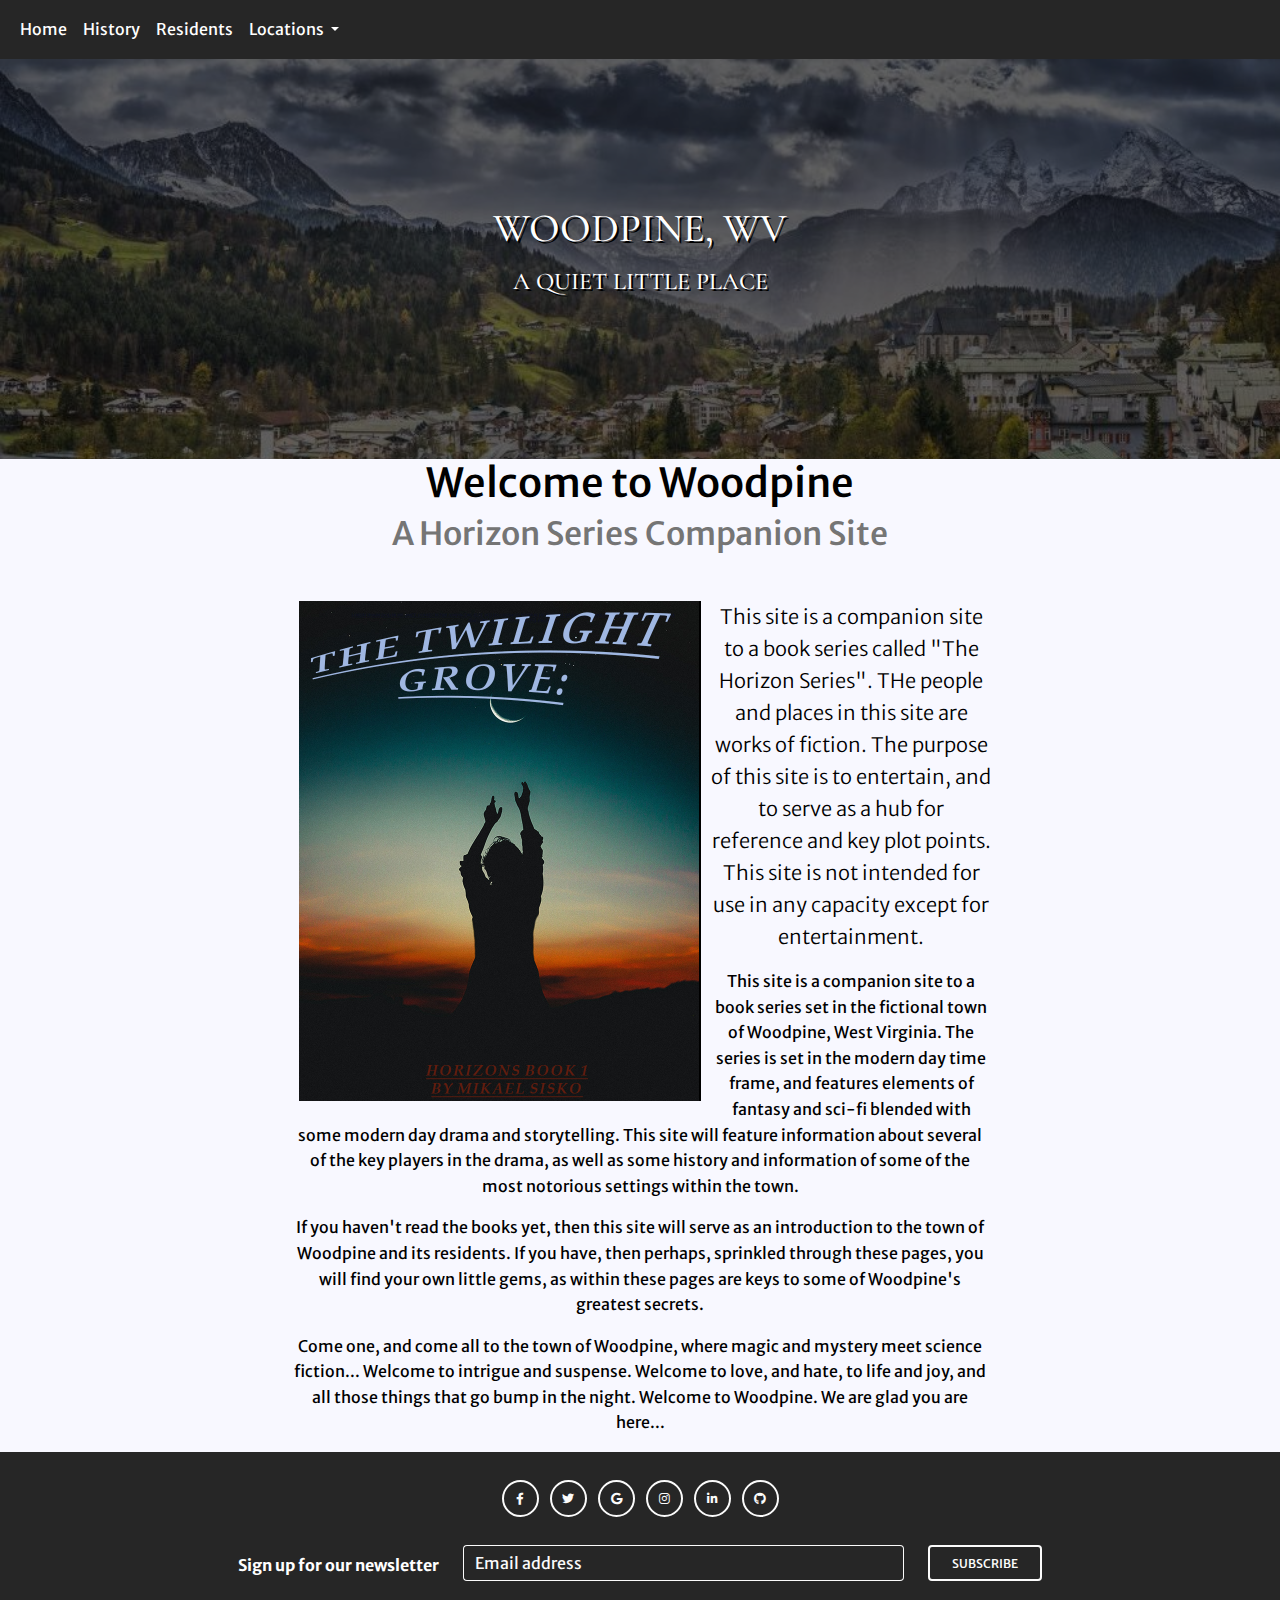
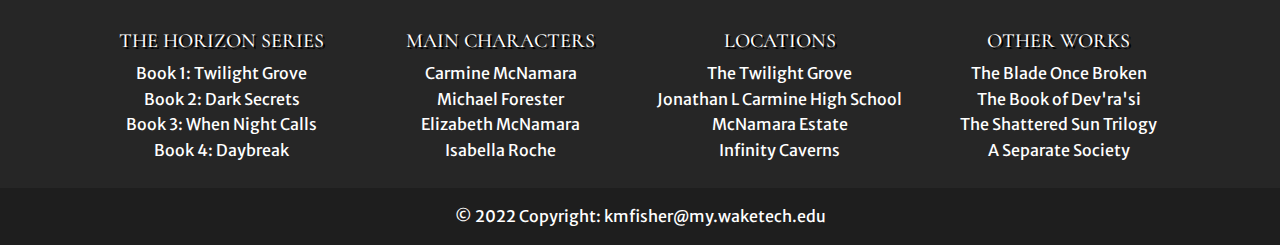
<file: index.html>
<!DOCTYPE html>
<html lang="en">
  <head>
    <meta charset="UTF-8" />
    <meta name="viewport" content="width=device-width, initial-scale=1, shrink-to-fit=no" />
    <meta http-equiv="x-ua-compatible" content="ie=edge" />
    <title>The Town of Woodpine</title>
    <!-- MDB icon -->
    <link rel="icon" href="img/mdb-favicon.ico" type="image/x-icon" />
    <!-- Font Awesome -->
    <link
      rel="stylesheet"
      href="https://cdnjs.cloudflare.com/ajax/libs/font-awesome/6.0.0/css/all.min.css"
    />
    <!-- Google Fonts Roboto -->
    <link
      rel="stylesheet"
      href="https://fonts.googleapis.com/css2?family=Roboto:wght@300;400;500;700;900&display=swap"
    />
    <!-- MDB -->
    <link rel="stylesheet" href="css/mdb.min.css" /> <!--bootstrap.-->
    <link rel="stylesheet" href="css/styles.css">
  </head>
<body>

    <header>
      <!-- Navbar -->
      <nav class="navbar navbar-expand-lg navbar-light bg-dark">
        <div class="container-fluid">
          <button
            class="navbar-toggler"
            type="button"
            data-mdb-toggle="collapse"
            data-mdb-target="#navbarExample01"
            aria-controls="navbarExample01"
            aria-expanded="false"
            aria-label="Toggle navigation"
          >
            <i class="fas fa-bars"></i>
          </button>
          <div class="collapse navbar-collapse" id="navbarExample01">
            <ul class="navbar-nav me-auto mb-2 mb-lg-0">
              <li class="nav-item active">
                <a class="nav-link" href="index.html">Home</a>
              </li>
              <li class="nav-item">
                <a class="nav-link" href="history.html">History</a>
              </li>
              <li class="nav-item">
                <a class="nav-link" href="residence.html">Residents</a>
              </li>
              <!-- Dropdown -->
                <li class="nav-item dropdown">
                    <a
                    class="nav-link dropdown-toggle"
                    href="#"
                    id="navbarDropdownMenuLink"
                    role="button"
                    data-mdb-toggle="dropdown"
                    aria-expanded="false"
                    >
                    Locations
                    </a>
                    <ul class="dropdown-menu" aria-labelledby="navbarDropdownMenuLink">
                    <li>
                        <a class="dropdown-item" href="mcnamaraHouse.html">McNamara House</a>
                    </li>
                    <li>
                        <a class="dropdown-item" href="jlchs.html">Jonathan L Carmine High School</a>
                    </li>
                    <li>
                        <a class="dropdown-item" href="twilightGrove.html">Twilight Grove</a>
                    </li>
            </ul>
            </li>
            </ul>
          </div>
        </div>
      </nav>
      <!-- Navbar -->
    
      <!-- Background image -->
      <div
        class="p-5 text-center bg-image"
        style="
          background-image: url('images/town.jpg');
          height: 400px;
        "
      >
        <div class="mask" style="background-color: rgba(0, 0, 0, 0.6);">
          <div class="d-flex justify-content-center align-items-center h-100">
            <div class="text-white">
              <h1 class="mb-3 headertext">Woodpine, WV</h1>
              <h4 class="mb-3 headertext">A Quiet Little Place</h4>
            </div>
          </div>
        </div>
      </div>
      <!-- Background image -->
    </header>
    <main>
        <div class="container-fluid middle">
            <h1 class="text-center">Welcome to Woodpine</h1>
            <h2 class="text-muted text-center">A Horizon Series Companion Site</h2>
            <div class="article">
              <img src="images/twiligthgrovebook1.jpg" class="img-fluid imgvert" alt="mock book cover - woman reaching to moon">
              <p class="lead text-center ">This site is a companion site to a book series called "The Horizon Series".  THe people and places in this site are works of fiction. The purpose of this site is to entertain, and to serve as a hub for reference and key plot points.  This site is not intended for use in any capacity except for entertainment.  
              </p>
              
              <p>This site is a companion site to a book series set in the fictional town of Woodpine, West Virginia. The series is set in the modern day time frame, and features elements of fantasy and sci-fi blended with some modern day drama and storytelling.  This site will feature information about several of the key players in the drama, as well as some history and information of some of the most notorious settings within the town. </p>

              <p>If you haven't read the books yet, then this site will serve as an introduction to the town of Woodpine and its residents.  If you have, then perhaps, sprinkled through these pages, you will find your own little gems, as within these pages are keys to some of Woodpine's greatest secrets.</p>
                  
              <p>Come one, and come all to the town of Woodpine, where magic and mystery meet science fiction... Welcome to intrigue and suspense.  Welcome to love, and hate, to life and joy, and all those things that go bump in the night.  Welcome to Woodpine.  We are glad you are here...</p>  
            </div>
        </div> 
    </main>

<!-- Footer -->
    <footer class="bg-dark text-center text-white">
        <!-- Grid container -->
        <div class="container p-4">
          <!-- Section: Social media -->
          <div class="mb-4">
            <!-- Facebook -->
            <a class="btn btn-outline-light btn-floating m-1" href="http://www.facebook.com" target="new" role="button"
              ><i class="fab fa-facebook-f"></i
            ></a>
      
            <!-- Twitter -->
            <a class="btn btn-outline-light btn-floating m-1" href="http://www.twitter.com" target="new" role="button"
              ><i class="fab fa-twitter"></i
            ></a>
      
            <!-- Google -->
            <a class="btn btn-outline-light btn-floating m-1" href="http://www.google.com" target="new" role="button"
              ><i class="fab fa-google"></i
            ></a>
      
            <!-- Instagram -->
            <a class="btn btn-outline-light btn-floating m-1" href="http://www.instagram.com" target="new" role="button"
              ><i class="fab fa-instagram"></i
            ></a>
      
            <!-- Linkedin -->
            <a class="btn btn-outline-light btn-floating m-1" href="http://www.linkedin.com" target="new" role="button"
              ><i class="fab fa-linkedin-in"></i
            ></a>
      
            <!-- Github -->
            <a class="btn btn-outline-light btn-floating m-1" href="http://www.github.com" target="new" role="button"
              ><i class="fab fa-github"></i
            ></a>
          </div>
          <!-- Section: Social media -->
      
          <!-- Section: Form -->
          <div>
            <form action="post">
              <!--Grid row-->
              <div class="row d-flex justify-content-center">
                <!--Grid column-->
                <div class="col-auto">
                  <p class="pt-2">
                    <strong>Sign up for our newsletter</strong>
                  </p>
                </div>
                <!--Grid column-->
      
                <!--Grid column-->
                <div class="col-md-5 col-12">
                  <!-- Email input -->
                  <div class="form-outline form-white mb-4">
                    <input type="email" id="form5Example21" class="form-control" />
                    <label class="form-label" for="form5Example21">Email address</label>
                  </div>
                </div>
                <!--Grid column-->
      
                <!--Grid column-->
                <div class="col-auto">
                  <!-- Submit button -->
                  <button type="submit" class="btn btn-outline-light mb-4">
                    Subscribe
                  </button>
                </div>
                <!--Grid column-->
              </div>
              <!--Grid row-->
            </form>
          </div>
          <!-- Section: Form -->
      
          <!-- Section: Text -->
          <div class="mb-4">
            <p>
              
            </p>
          </div>
          <!-- Section: Text -->
      
          <!-- Section: Links -->
          <section class="">
            <!--Grid row-->
            <div class="row">
              <!--Grid column-->
              <div class="col-lg-3 col-md-6 mb-4 mb-md-0">
                <h5 class="text-uppercase headertext">The Horizon Series</h5>
      
                <ul class="list-unstyled mb-0">
                  <li>
                    <a href="#!" class="text-white">Book 1: Twilight Grove</a>
                  </li>
                  <li>
                    <a href="#!" class="text-white">Book 2: Dark Secrets</a>
                  </li>
                  <li>
                    <a href="#!" class="text-white">Book 3: When Night Calls</a>
                  </li>
                  <li>
                    <a href="#!" class="text-white">Book 4: Daybreak</a>
                  </li>
                </ul>
              </div>
              <!--Grid column-->
      
              <!--Grid column-->
              <div class="col-lg-3 col-md-6 mb-4 mb-md-0">
                <h5 class="text-uppercase headertext">Main Characters</h5>
      
                <ul class="list-unstyled mb-0">
                  <li>
                    <a href="#!" class="text-white">Carmine McNamara</a>
                  </li>
                  <li>
                    <a href="#!" class="text-white">Michael Forester</a>
                  </li>
                  <li>
                    <a href="#!" class="text-white">Elizabeth McNamara</a>
                  </li>
                  <li>
                    <a href="#!" class="text-white">Isabella Roche</a>
                  </li>
                </ul>
              </div>
              <!--Grid column-->
      
              <!--Grid column-->
              <div class="col-lg-3 col-md-6 mb-4 mb-md-0">
                <h5 class="text-uppercase headertext">Locations</h5>
      
                <ul class="list-unstyled mb-0">
                  <li>
                    <a href="#!" class="text-white">The Twilight Grove</a>
                  </li>
                  <li>
                    <a href="#!" class="text-white">Jonathan L Carmine High School</a>
                  </li>
                  <li>
                    <a href="#!" class="text-white">McNamara Estate</a>
                  </li>
                  <li>
                    <a href="#!" class="text-white">Infinity Caverns</a>
                  </li>
                </ul>
              </div>
              <!--Grid column-->
      
              <!--Grid column-->
              <div class="col-lg-3 col-md-6 mb-4 mb-md-0">
                <h5 class="text-uppercase headertext">Other Works</h5>
      
                <ul class="list-unstyled mb-0">
                  <li>
                    <a href="#!" class="text-white">The Blade Once Broken</a>
                  </li>
                  <li>
                    <a href="#!" class="text-white">The Book of Dev'ra'si</a>
                  </li>
                  <li>
                    <a href="#!" class="text-white">The Shattered Sun Trilogy</a>
                  </li>
                  <li>
                    <a href="#!" class="text-white">A Separate Society</a>
                  </li>
                </ul>
              </div>
              <!--Grid column-->
            </div>
            <!--Grid row-->
          </section>
          <!-- Section: Links -->
        </div>
        <!-- Grid container -->
      
        <!-- Copyright -->
        <div class="text-center p-3" style="background-color: rgba(0, 0, 0, 0.2);">
          © 2022 Copyright:
          <a class="text-white" href="mailto:kmfisher@my.waketech.edu">kmfisher@my.waketech.edu</a>
        </div>
        <!-- Copyright -->
    </footer>
  <!-- Footer -->

    <!-- MDB -->
    <script src="js/mdb.min.js"></script>
    <script src="js/popper.min.js"></script>
    <script src="js/jquery.slim.min.js"></script>
    <script src="js/bootstrap.min.js"></script>
    
    <!-- Custom scripts -->
</body>
</html>
</file>
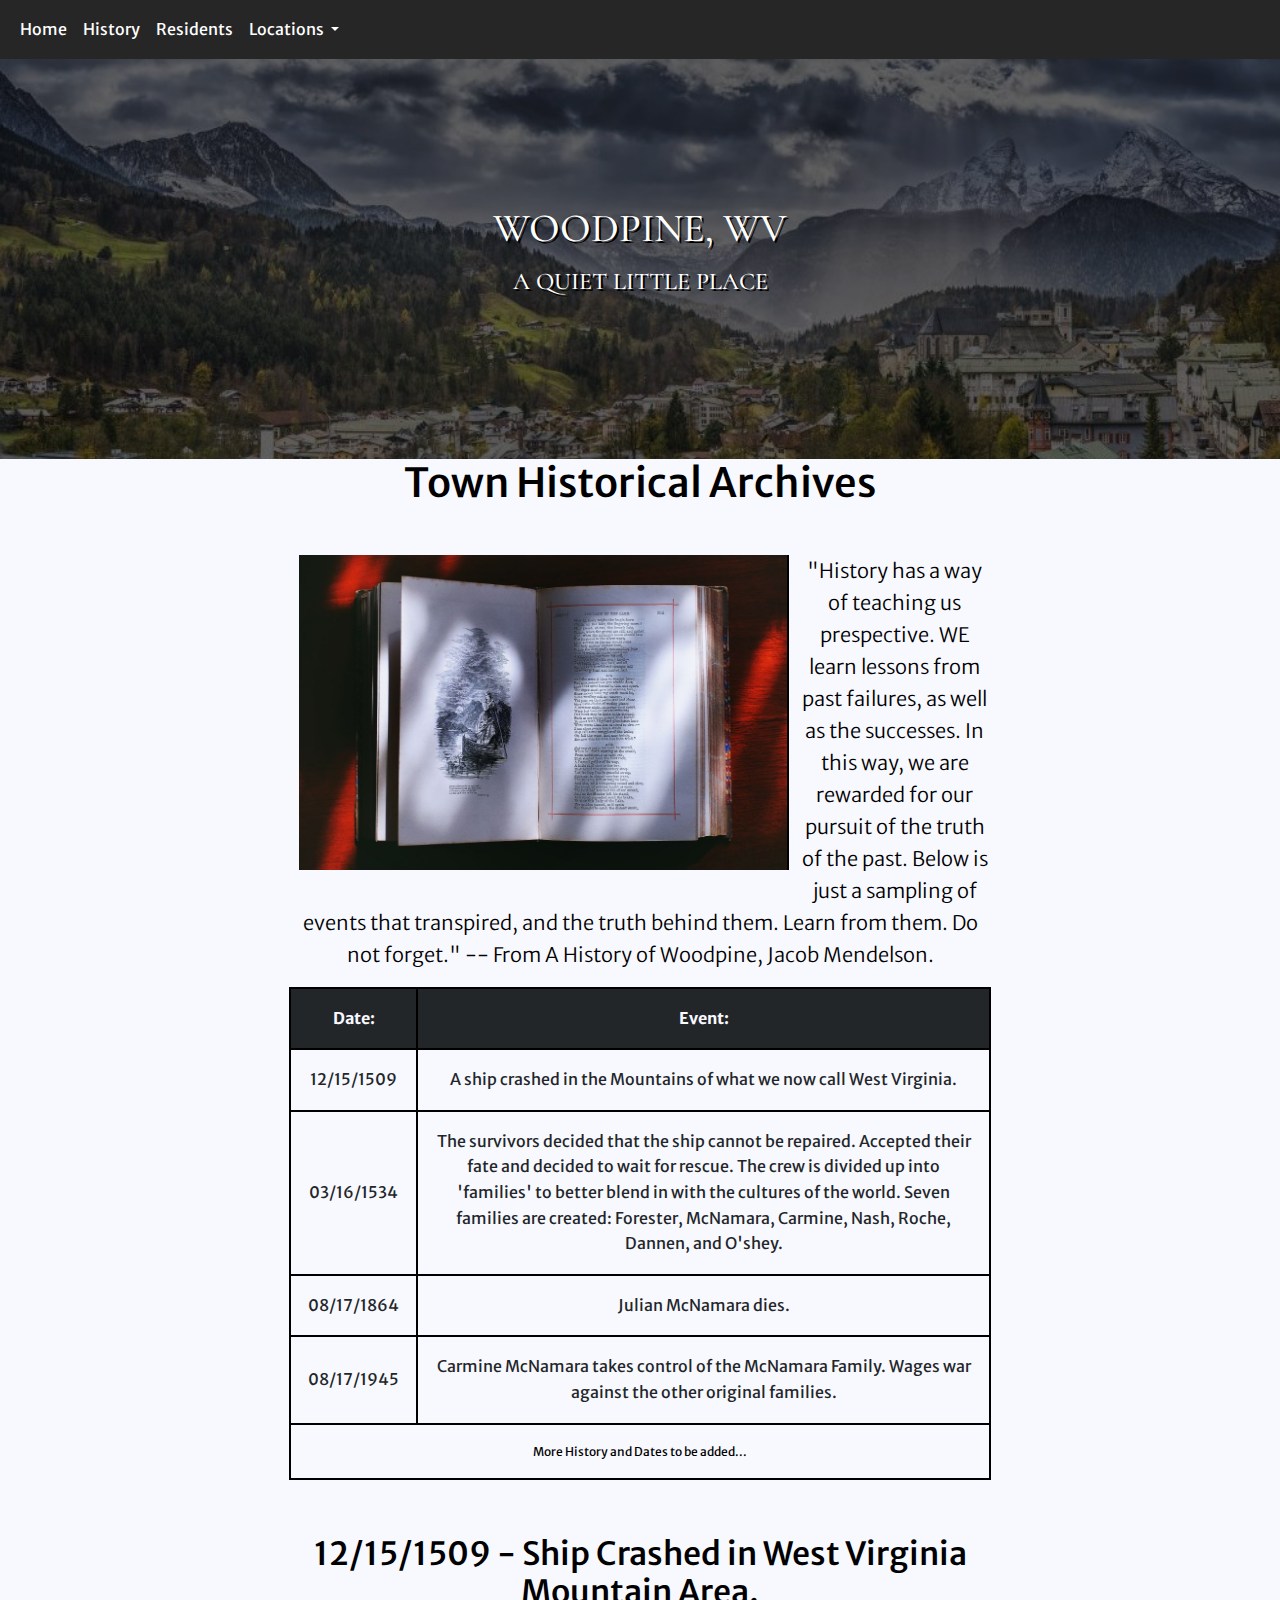
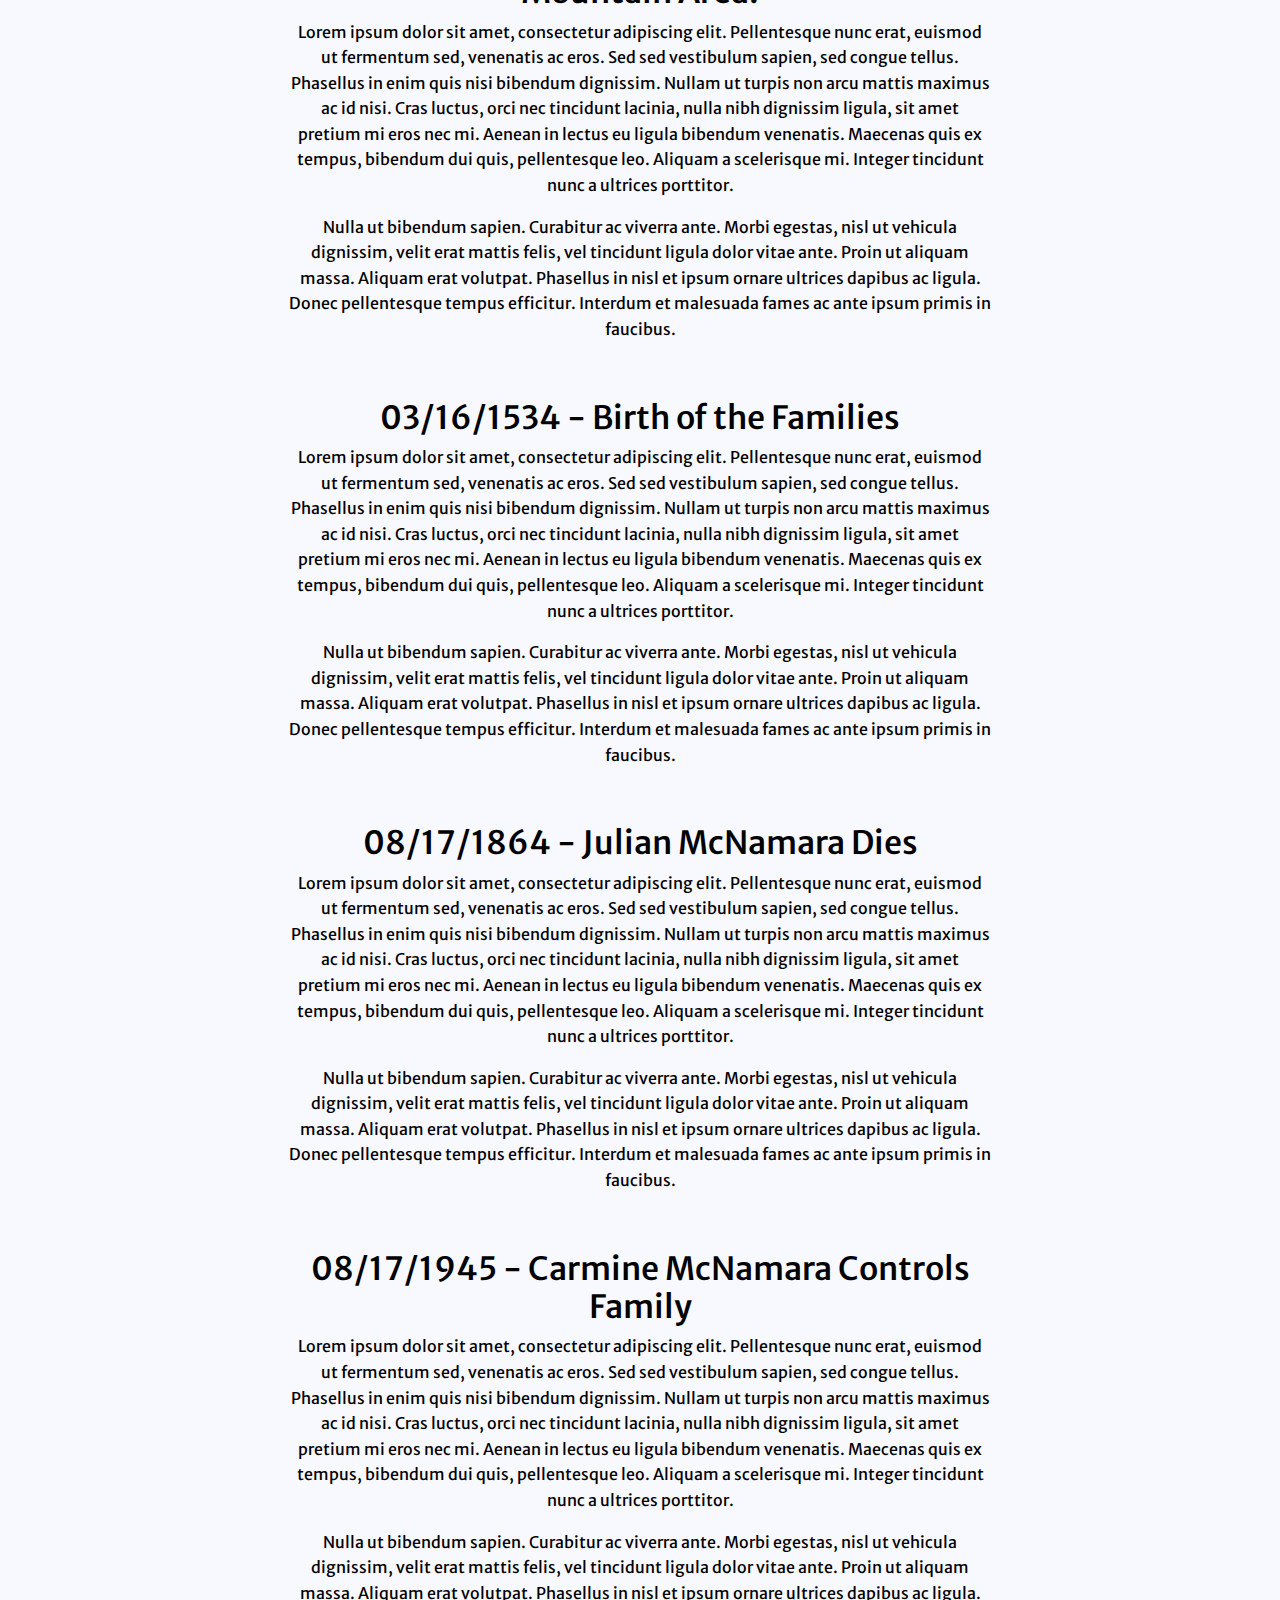
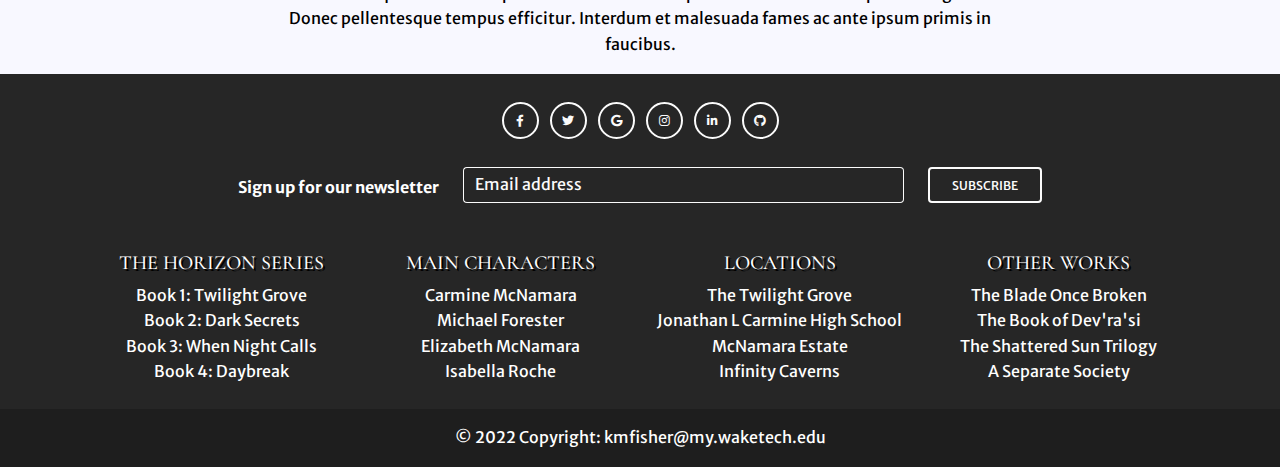
<file: history.html>
<!DOCTYPE html>
<html lang="en">
  <head>
    <meta charset="UTF-8" />
    <meta name="viewport" content="width=device-width, initial-scale=1, shrink-to-fit=no" />
    <meta http-equiv="x-ua-compatible" content="ie=edge" />
    <title>The Town of Woodpine</title>
    <!-- MDB icon -->
    <link rel="icon" href="img/mdb-favicon.ico" type="image/x-icon" />
    <!-- Font Awesome -->
    <link
      rel="stylesheet"
      href="https://cdnjs.cloudflare.com/ajax/libs/font-awesome/6.0.0/css/all.min.css"
    />
    <!-- Google Fonts Roboto -->
    <link
      rel="stylesheet"
      href="https://fonts.googleapis.com/css2?family=Roboto:wght@300;400;500;700;900&display=swap"
    />
    <!-- MDB -->
    <link rel="stylesheet" href="css/mdb.min.css" /> <!--bootstrap.-->
    <link rel="stylesheet" href="css/styles.css">
  </head>
<body>

  <header>
    <!-- Navbar -->
    <nav class="navbar navbar-expand-lg navbar-light bg-dark">
      <div class="container-fluid">
        <button
          class="navbar-toggler"
          type="button"
          data-mdb-toggle="collapse"
          data-mdb-target="#navbarExample01"
          aria-controls="navbarExample01"
          aria-expanded="false"
          aria-label="Toggle navigation"
        >
          <i class="fas fa-bars"></i>
        </button>
        <div class="collapse navbar-collapse" id="navbarExample01">
          <ul class="navbar-nav me-auto mb-2 mb-lg-0">
            <li class="nav-item active">
              <a class="nav-link" href="index.html">Home</a>
            </li>
            <li class="nav-item">
              <a class="nav-link" href="history.html">History</a>
            </li>
            <li class="nav-item">
              <a class="nav-link" href="residence.html">Residents</a>
            </li>
            <!-- Dropdown -->
              <li class="nav-item dropdown">
                  <a
                  class="nav-link dropdown-toggle"
                  href="#"
                  id="navbarDropdownMenuLink"
                  role="button"
                  data-mdb-toggle="dropdown"
                  aria-expanded="false"
                  >
                  Locations
                  </a>
                  <ul class="dropdown-menu" aria-labelledby="navbarDropdownMenuLink">
                  <li>
                      <a class="dropdown-item" href="mcnamaraHouse.html">McNamara House</a>
                  </li>
                  <li>
                      <a class="dropdown-item" href="jlchs.html">Jonathan L Carmine High School</a>
                  </li>
                  <li>
                      <a class="dropdown-item" href="twilightGrove.html">Twilight Grove</a>
                  </li>
          </ul>
          </li>
          </ul>
        </div>
      </div>
    </nav>
    <!-- Navbar -->
  
    <!-- Background image -->
    <div
      class="p-5 text-center bg-image"
      style="
        background-image: url('images/town.jpg');
        height: 400px;
      "
    >
      <div class="mask" style="background-color: rgba(0, 0, 0, 0.6);">
        <div class="d-flex justify-content-center align-items-center h-100">
          <div class="text-white">
            <h1 class="mb-3 headertext">Woodpine, WV</h1>
            <h4 class="mb-3 headertext">A Quiet Little Place</h4>
          </div>
        </div>
      </div>
    </div>
    <!-- Background image -->
  </header>
  
  <main>
    <div class="container-fluid middle">
        <h1 class="text-center">Town Historical Archives</h1>
        <div class="article">
          <img src="images/history.jpg" class="img-fluid imghor" alt="grove of trees with sunlight streaming">
          <p class="lead text-center"> "History has a way of teaching us prespective.  WE learn lessons from past failures, as well as the successes.  In this way, we are rewarded for our pursuit of the truth of the past.  Below is just a sampling of events that transpired, and the truth behind them.  Learn from them.  Do not forget." -- From A History of Woodpine, Jacob Mendelson. 
          </p>
          
          <table>
            <thead>
              <tr>
                <th>Date:</th>
                <th>Event:</th>
              </tr>
            </thead>
            <tbody>
              <tr>
                <td><a href="#crashedShip">12/15/1509</a></td>
                <td><a href="#crashedShip">A ship crashed in the Mountains of what we now call West Virginia.</a> </td>
              </tr>
              <tr>
                <td><a href="#survivors">03/16/1534</a></td>
                <td><a href="#survivors">The survivors decided that the ship cannot be repaired. Accepted their fate and decided to wait for rescue. The crew is divided up into 'families' to better blend in with the cultures of the world.  Seven families are created: Forester, McNamara, Carmine, Nash, Roche, Dannen, and O'shey.</a></td>
              </tr>
              <tr>
                <td><a href="#death">08/17/1864</a></td>
                <td><a href="#death">Julian McNamara dies.</a> </td>
              </tr>
              <tr>
                <td><a href="#carmine">08/17/1945</a></td>
                <td><a href="#carmine">Carmine McNamara takes control of the McNamara Family. Wages war against the other original families. </a></td>
              </tr>
            </tbody>
            <tfoot>
              <tr>
                <td colspan="2">More History and Dates to be added...</td>
              </tr>
            </tfoot>
          </table>
      </div>

      <section class="article" id="crashedShip">
        <h2>12/15/1509 - Ship Crashed in West Virginia Mountain Area. </h2>
        <p>Lorem ipsum dolor sit amet, consectetur adipiscing elit. Pellentesque nunc erat, euismod ut fermentum sed, venenatis ac eros. Sed sed vestibulum sapien, sed congue tellus. Phasellus in enim quis nisi bibendum dignissim. Nullam ut turpis non arcu mattis maximus ac id nisi. Cras luctus, orci nec tincidunt lacinia, nulla nibh dignissim ligula, sit amet pretium mi eros nec mi. Aenean in lectus eu ligula bibendum venenatis. Maecenas quis ex tempus, bibendum dui quis, pellentesque leo. Aliquam a scelerisque mi. Integer tincidunt nunc a ultrices porttitor.</p>

        <p> Nulla ut bibendum sapien. Curabitur ac viverra ante. Morbi egestas, nisl ut vehicula dignissim, velit erat mattis felis, vel tincidunt ligula dolor vitae ante. Proin ut aliquam massa. Aliquam erat volutpat. Phasellus in nisl et ipsum ornare ultrices dapibus ac ligula. Donec pellentesque tempus efficitur. Interdum et malesuada fames ac ante ipsum primis in faucibus. </p>
      </section>

    <section class="article" id="survivors">
      <h2>03/16/1534 - Birth of the Families</h2>
      <p>Lorem ipsum dolor sit amet, consectetur adipiscing elit. Pellentesque nunc erat, euismod ut fermentum sed, venenatis ac eros. Sed sed vestibulum sapien, sed congue tellus. Phasellus in enim quis nisi bibendum dignissim. Nullam ut turpis non arcu mattis maximus ac id nisi. Cras luctus, orci nec tincidunt lacinia, nulla nibh dignissim ligula, sit amet pretium mi eros nec mi. Aenean in lectus eu ligula bibendum venenatis. Maecenas quis ex tempus, bibendum dui quis, pellentesque leo. Aliquam a scelerisque mi. Integer tincidunt nunc a ultrices porttitor.</p>

      <p> Nulla ut bibendum sapien. Curabitur ac viverra ante. Morbi egestas, nisl ut vehicula dignissim, velit erat mattis felis, vel tincidunt ligula dolor vitae ante. Proin ut aliquam massa. Aliquam erat volutpat. Phasellus in nisl et ipsum ornare ultrices dapibus ac ligula. Donec pellentesque tempus efficitur. Interdum et malesuada fames ac ante ipsum primis in faucibus. </p>
    </section>

    <section class="article" id="death">
      <h2>08/17/1864 - Julian McNamara Dies</h2>
      <p>Lorem ipsum dolor sit amet, consectetur adipiscing elit. Pellentesque nunc erat, euismod ut fermentum sed, venenatis ac eros. Sed sed vestibulum sapien, sed congue tellus. Phasellus in enim quis nisi bibendum dignissim. Nullam ut turpis non arcu mattis maximus ac id nisi. Cras luctus, orci nec tincidunt lacinia, nulla nibh dignissim ligula, sit amet pretium mi eros nec mi. Aenean in lectus eu ligula bibendum venenatis. Maecenas quis ex tempus, bibendum dui quis, pellentesque leo. Aliquam a scelerisque mi. Integer tincidunt nunc a ultrices porttitor.</p>

      <p> Nulla ut bibendum sapien. Curabitur ac viverra ante. Morbi egestas, nisl ut vehicula dignissim, velit erat mattis felis, vel tincidunt ligula dolor vitae ante. Proin ut aliquam massa. Aliquam erat volutpat. Phasellus in nisl et ipsum ornare ultrices dapibus ac ligula. Donec pellentesque tempus efficitur. Interdum et malesuada fames ac ante ipsum primis in faucibus. </p>
    </section>

    <section class="article" id="carmine">
      <h2>08/17/1945 - Carmine McNamara Controls Family</h2>
      <p>Lorem ipsum dolor sit amet, consectetur adipiscing elit. Pellentesque nunc erat, euismod ut fermentum sed, venenatis ac eros. Sed sed vestibulum sapien, sed congue tellus. Phasellus in enim quis nisi bibendum dignissim. Nullam ut turpis non arcu mattis maximus ac id nisi. Cras luctus, orci nec tincidunt lacinia, nulla nibh dignissim ligula, sit amet pretium mi eros nec mi. Aenean in lectus eu ligula bibendum venenatis. Maecenas quis ex tempus, bibendum dui quis, pellentesque leo. Aliquam a scelerisque mi. Integer tincidunt nunc a ultrices porttitor.</p>

      <p> Nulla ut bibendum sapien. Curabitur ac viverra ante. Morbi egestas, nisl ut vehicula dignissim, velit erat mattis felis, vel tincidunt ligula dolor vitae ante. Proin ut aliquam massa. Aliquam erat volutpat. Phasellus in nisl et ipsum ornare ultrices dapibus ac ligula. Donec pellentesque tempus efficitur. Interdum et malesuada fames ac ante ipsum primis in faucibus. </p>
    </section>
    </div>
</main>

<!-- Footer -->
<footer class="bg-dark text-center text-white">
  <!-- Grid container -->
  <div class="container p-4">
    <!-- Section: Social media -->
    <div class="mb-4">
      <!-- Facebook -->
      <a class="btn btn-outline-light btn-floating m-1" href="http://www.facebook.com" target="new" role="button"
        ><i class="fab fa-facebook-f"></i
      ></a>

      <!-- Twitter -->
      <a class="btn btn-outline-light btn-floating m-1" href="http://www.twitter.com" target="new" role="button"
        ><i class="fab fa-twitter"></i
      ></a>

      <!-- Google -->
      <a class="btn btn-outline-light btn-floating m-1" href="http://www.google.com" target="new" role="button"
        ><i class="fab fa-google"></i
      ></a>

      <!-- Instagram -->
      <a class="btn btn-outline-light btn-floating m-1" href="http://www.instagram.com" target="new" role="button"
        ><i class="fab fa-instagram"></i
      ></a>

      <!-- Linkedin -->
      <a class="btn btn-outline-light btn-floating m-1" href="http://www.linkedin.com" target="new" role="button"
        ><i class="fab fa-linkedin-in"></i
      ></a>

      <!-- Github -->
      <a class="btn btn-outline-light btn-floating m-1" href="http://www.github.com" target="new" role="button"
        ><i class="fab fa-github"></i
      ></a>
    </div>
    <!-- Section: Social media -->

    <!-- Section: Form -->
    <div>
      <form action="post">
        <!--Grid row-->
        <div class="row d-flex justify-content-center">
          <!--Grid column-->
          <div class="col-auto">
            <p class="pt-2">
              <strong>Sign up for our newsletter</strong>
            </p>
          </div>
          <!--Grid column-->

          <!--Grid column-->
          <div class="col-md-5 col-12">
            <!-- Email input -->
            <div class="form-outline form-white mb-4">
              <input type="email" id="form5Example21" class="form-control" />
              <label class="form-label" for="form5Example21">Email address</label>
            </div>
          </div>
          <!--Grid column-->

          <!--Grid column-->
          <div class="col-auto">
            <!-- Submit button -->
            <button type="submit" class="btn btn-outline-light mb-4">
              Subscribe
            </button>
          </div>
          <!--Grid column-->
        </div>
        <!--Grid row-->
      </form>
    </div>
    <!-- Section: Form -->

    <!-- Section: Text -->
    <div class="mb-4">
      <p>
        
      </p>
    </div>
    <!-- Section: Text -->

    <!-- Section: Links -->
    <section class="">
      <!--Grid row-->
      <div class="row">
        <!--Grid column-->
        <div class="col-lg-3 col-md-6 mb-4 mb-md-0">
          <h5 class="text-uppercase headertext">The Horizon Series</h5>

          <ul class="list-unstyled mb-0">
            <li>
              <a href="#!" class="text-white">Book 1: Twilight Grove</a>
            </li>
            <li>
              <a href="#!" class="text-white">Book 2: Dark Secrets</a>
            </li>
            <li>
              <a href="#!" class="text-white">Book 3: When Night Calls</a>
            </li>
            <li>
              <a href="#!" class="text-white">Book 4: Daybreak</a>
            </li>
          </ul>
        </div>
        <!--Grid column-->

        <!--Grid column-->
        <div class="col-lg-3 col-md-6 mb-4 mb-md-0">
          <h5 class="text-uppercase headertext">Main Characters</h5>

          <ul class="list-unstyled mb-0">
            <li>
              <a href="#!" class="text-white">Carmine McNamara</a>
            </li>
            <li>
              <a href="#!" class="text-white">Michael Forester</a>
            </li>
            <li>
              <a href="#!" class="text-white">Elizabeth McNamara</a>
            </li>
            <li>
              <a href="#!" class="text-white">Isabella Roche</a>
            </li>
          </ul>
        </div>
        <!--Grid column-->

        <!--Grid column-->
        <div class="col-lg-3 col-md-6 mb-4 mb-md-0">
          <h5 class="text-uppercase headertext">Locations</h5>

          <ul class="list-unstyled mb-0">
            <li>
              <a href="#!" class="text-white">The Twilight Grove</a>
            </li>
            <li>
              <a href="#!" class="text-white">Jonathan L Carmine High School</a>
            </li>
            <li>
              <a href="#!" class="text-white">McNamara Estate</a>
            </li>
            <li>
              <a href="#!" class="text-white">Infinity Caverns</a>
            </li>
          </ul>
        </div>
        <!--Grid column-->

        <!--Grid column-->
        <div class="col-lg-3 col-md-6 mb-4 mb-md-0">
          <h5 class="text-uppercase headertext">Other Works</h5>

          <ul class="list-unstyled mb-0">
            <li>
              <a href="#!" class="text-white">The Blade Once Broken</a>
            </li>
            <li>
              <a href="#!" class="text-white">The Book of Dev'ra'si</a>
            </li>
            <li>
              <a href="#!" class="text-white">The Shattered Sun Trilogy</a>
            </li>
            <li>
              <a href="#!" class="text-white">A Separate Society</a>
            </li>
          </ul>
        </div>
        <!--Grid column-->
      </div>
      <!--Grid row-->
    </section>
    <!-- Section: Links -->
  </div>
  <!-- Grid container -->

  <!-- Copyright -->
  <div class="text-center p-3" style="background-color: rgba(0, 0, 0, 0.2);">
    © 2022 Copyright:
    <a class="text-white" href="mailto:kmfisher@my.waketech.edu">kmfisher@my.waketech.edu</a>
  </div>
  <!-- Copyright -->
</footer>
<!-- Footer -->

<!-- MDB -->
<script src="js/mdb.min.js"></script>
<script src="js/popper.min.js"></script>
<script src="js/jquery.slim.min.js"></script>
<script src="js/bootstrap.min.js"></script>

<!-- Custom scripts -->
</body>
</html>
</file>
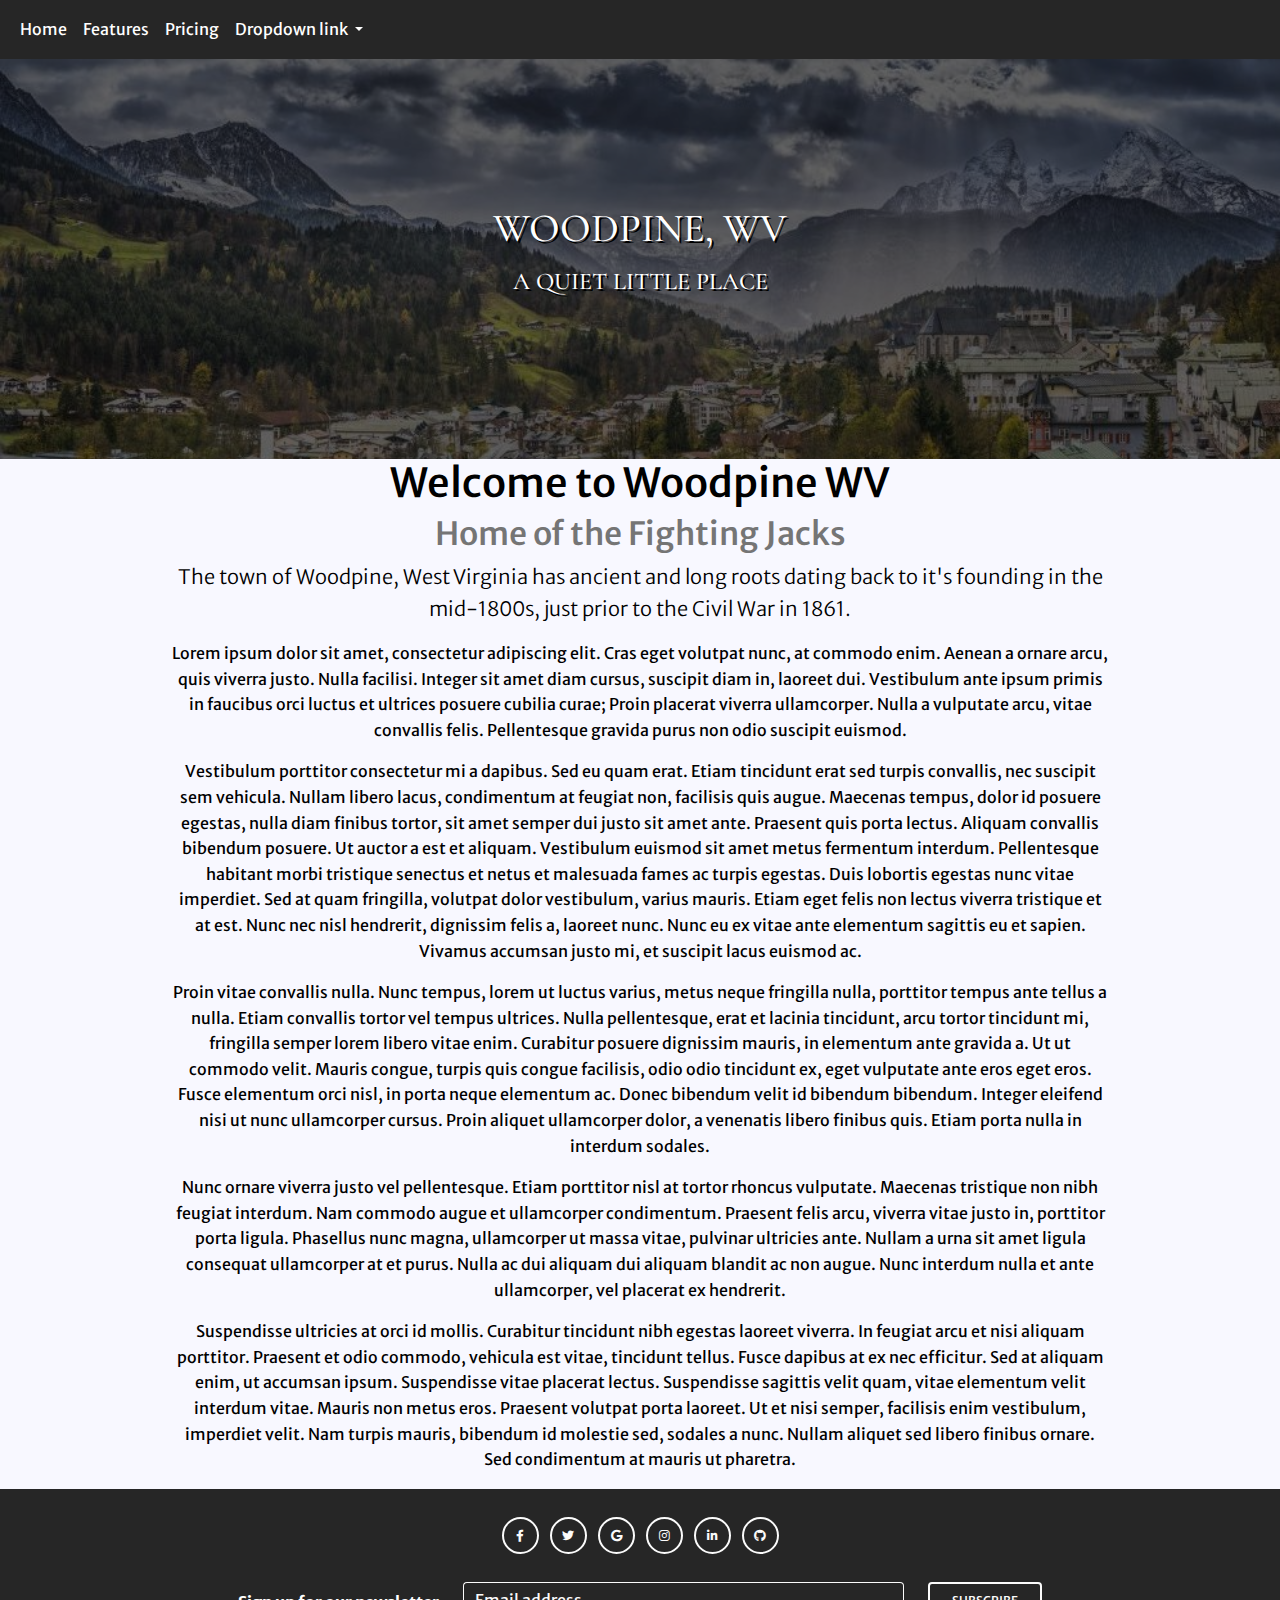
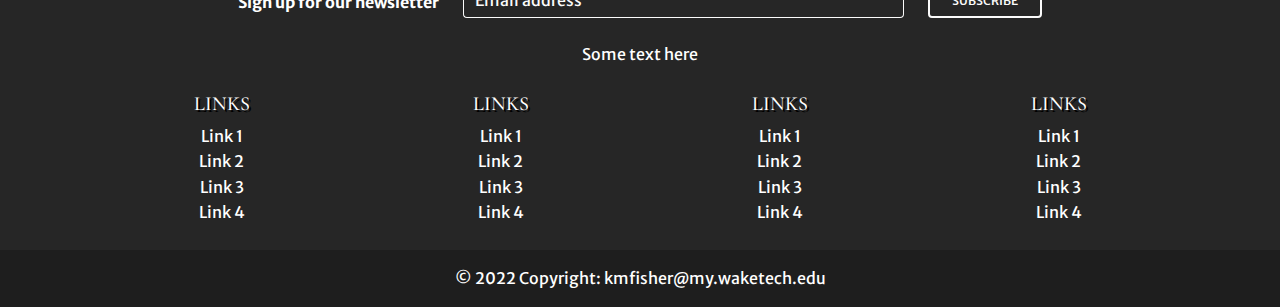
<file: index2.html>
<!DOCTYPE html>
<html lang="en">
  <head>
    <meta charset="UTF-8" />
    <meta name="viewport" content="width=device-width, initial-scale=1, shrink-to-fit=no" />
    <meta http-equiv="x-ua-compatible" content="ie=edge" />
    <title>The Town of Woodpine</title>
    <!-- MDB icon -->
    <link rel="icon" href="img/mdb-favicon.ico" type="image/x-icon" />
    <!-- Font Awesome -->
    <link
      rel="stylesheet"
      href="https://cdnjs.cloudflare.com/ajax/libs/font-awesome/6.0.0/css/all.min.css"
    />
    <!-- Google Fonts Roboto -->
    <link
      rel="stylesheet"
      href="https://fonts.googleapis.com/css2?family=Roboto:wght@300;400;500;700;900&display=swap"
    />
    <!-- MDB -->
    <link rel="stylesheet" href="css/mdb.min.css" /> <!--bootstrap.-->
    <link rel="stylesheet" href="css/styles.css">
  </head>
<body>

    <header>
      <!-- Navbar -->
      <nav class="navbar navbar-expand-lg navbar-light bg-dark">
        <div class="container-fluid">
          <button
            class="navbar-toggler"
            type="button"
            data-mdb-toggle="collapse"
            data-mdb-target="#navbarExample01"
            aria-controls="navbarExample01"
            aria-expanded="false"
            aria-label="Toggle navigation"
          >
            <i class="fas fa-bars"></i>
          </button>
          <div class="collapse navbar-collapse" id="navbarExample01">
            <ul class="navbar-nav me-auto mb-2 mb-lg-0">
              <li class="nav-item active">
                <a class="nav-link" aria-current="index.html" href="#">Home</a>
              </li>
              <li class="nav-item">
                <a class="nav-link" href="#">Features</a>
              </li>
              <li class="nav-item">
                <a class="nav-link" href="#">Pricing</a>
              </li>
              <!-- Dropdown -->
                <li class="nav-item dropdown">
                    <a
                    class="nav-link dropdown-toggle"
                    href="#"
                    id="navbarDropdownMenuLink"
                    role="button"
                    data-mdb-toggle="dropdown"
                    aria-expanded="false"
                    >
                    Dropdown link
                    </a>
                    <ul class="dropdown-menu" aria-labelledby="navbarDropdownMenuLink">
                    <li>
                        <a class="dropdown-item" href="#">Action</a>
                    </li>
                    <li>
                        <a class="dropdown-item" href="#">Another action</a>
                    </li>
                    <li>
                        <a class="dropdown-item" href="#">Something else here</a>
                    </li>
            </ul>
          </div>
        </div>
      </nav>
      <!-- Navbar -->
    
      <!-- Background image -->
      <div
        class="p-5 text-center bg-image"
        style="
          background-image: url('images/town.jpg');
          height: 400px;
        "
      >
        <div class="mask" style="background-color: rgba(0, 0, 0, 0.6);">
          <div class="d-flex justify-content-center align-items-center h-100">
            <div class="text-white">
              <h1 class="mb-3 headertext">Woodpine, WV</h1>
              <h4 class="mb-3 headertext">A Quiet Little Place</h4>
            </div>
          </div>
        </div>
      </div>
      <!-- Background image -->
    </header>
    <main>
        <div class="container-fluid middle">
            <h1 class="text-center">Welcome to Woodpine WV</h1>
            <h2 class="text-muted text-center">Home of the Fighting Jacks</h2>

            <p class="lead text-center">The town of Woodpine, West Virginia has ancient and long roots dating back to it's founding in the mid-1800s, just prior to the Civil War in 1861. 
            </p>
            
            <p>Lorem ipsum dolor sit amet, consectetur adipiscing elit. Cras eget volutpat nunc, at commodo enim. Aenean a ornare arcu, quis viverra justo. Nulla facilisi. Integer sit amet diam cursus, suscipit diam in, laoreet dui. Vestibulum ante ipsum primis in faucibus orci luctus et ultrices posuere cubilia curae; Proin placerat viverra ullamcorper. Nulla a vulputate arcu, vitae convallis felis. Pellentesque gravida purus non odio suscipit euismod.</p>

            <p>Vestibulum porttitor consectetur mi a dapibus. Sed eu quam erat. Etiam tincidunt erat sed turpis convallis, nec suscipit sem vehicula. Nullam libero lacus, condimentum at feugiat non, facilisis quis augue. Maecenas tempus, dolor id posuere egestas, nulla diam finibus tortor, sit amet semper dui justo sit amet ante. Praesent quis porta lectus. Aliquam convallis bibendum posuere. Ut auctor a est et aliquam. Vestibulum euismod sit amet metus fermentum interdum. Pellentesque habitant morbi tristique senectus et netus et malesuada fames ac turpis egestas. Duis lobortis egestas nunc vitae imperdiet. Sed at quam fringilla, volutpat dolor vestibulum, varius mauris. Etiam eget felis non lectus viverra tristique et at est. Nunc nec nisl hendrerit, dignissim felis a, laoreet nunc. Nunc eu ex vitae ante elementum sagittis eu et sapien. Vivamus accumsan justo mi, et suscipit lacus euismod ac.</p>
                
            <p>Proin vitae convallis nulla. Nunc tempus, lorem ut luctus varius, metus neque fringilla nulla, porttitor tempus ante tellus a nulla. Etiam convallis tortor vel tempus ultrices. Nulla pellentesque, erat et lacinia tincidunt, arcu tortor tincidunt mi, fringilla semper lorem libero vitae enim. Curabitur posuere dignissim mauris, in elementum ante gravida a. Ut ut commodo velit. Mauris congue, turpis quis congue facilisis, odio odio tincidunt ex, eget vulputate ante eros eget eros. Fusce elementum orci nisl, in porta neque elementum ac. Donec bibendum velit id bibendum bibendum. Integer eleifend nisi ut nunc ullamcorper cursus. Proin aliquet ullamcorper dolor, a venenatis libero finibus quis. Etiam porta nulla in interdum sodales.</p>   
                
            <p>   Nunc ornare viverra justo vel pellentesque. Etiam porttitor nisl at tortor rhoncus vulputate. Maecenas tristique non nibh feugiat interdum. Nam commodo augue et ullamcorper condimentum. Praesent felis arcu, viverra vitae justo in, porttitor porta ligula. Phasellus nunc magna, ullamcorper ut massa vitae, pulvinar ultricies ante. Nullam a urna sit amet ligula consequat ullamcorper at et purus. Nulla ac dui aliquam dui aliquam blandit ac non augue. Nunc interdum nulla et ante ullamcorper, vel placerat ex hendrerit.</p>
                
            <p>  Suspendisse ultricies at orci id mollis. Curabitur tincidunt nibh egestas laoreet viverra. In feugiat arcu et nisi aliquam porttitor. Praesent et odio commodo, vehicula est vitae, tincidunt tellus. Fusce dapibus at ex nec efficitur. Sed at aliquam enim, ut accumsan ipsum. Suspendisse vitae placerat lectus. Suspendisse sagittis velit quam, vitae elementum velit interdum vitae. Mauris non metus eros. Praesent volutpat porta laoreet. Ut et nisi semper, facilisis enim vestibulum, imperdiet velit. Nam turpis mauris, bibendum id molestie sed, sodales a nunc. Nullam aliquet sed libero finibus ornare. Sed condimentum at mauris ut pharetra.</p>
        </div>
    </main>

<!-- Footer -->
<footer class="bg-dark text-center text-white">
    <!-- Grid container -->
    <div class="container p-4">
      <!-- Section: Social media -->
      <section class="mb-4">
        <!-- Facebook -->
        <a class="btn btn-outline-light btn-floating m-1" href="#!" role="button"
          ><i class="fab fa-facebook-f"></i
        ></a>
  
        <!-- Twitter -->
        <a class="btn btn-outline-light btn-floating m-1" href="#!" role="button"
          ><i class="fab fa-twitter"></i
        ></a>
  
        <!-- Google -->
        <a class="btn btn-outline-light btn-floating m-1" href="#!" role="button"
          ><i class="fab fa-google"></i
        ></a>
  
        <!-- Instagram -->
        <a class="btn btn-outline-light btn-floating m-1" href="#!" role="button"
          ><i class="fab fa-instagram"></i
        ></a>
  
        <!-- Linkedin -->
        <a class="btn btn-outline-light btn-floating m-1" href="#!" role="button"
          ><i class="fab fa-linkedin-in"></i
        ></a>
  
        <!-- Github -->
        <a class="btn btn-outline-light btn-floating m-1" href="#!" role="button"
          ><i class="fab fa-github"></i
        ></a>
      </section>
      <!-- Section: Social media -->
  
      <!-- Section: Form -->
      <section class="">
        <form action="">
          <!--Grid row-->
          <div class="row d-flex justify-content-center">
            <!--Grid column-->
            <div class="col-auto">
              <p class="pt-2">
                <strong>Sign up for our newsletter</strong>
              </p>
            </div>
            <!--Grid column-->
  
            <!--Grid column-->
            <div class="col-md-5 col-12">
              <!-- Email input -->
              <div class="form-outline form-white mb-4">
                <input type="email" id="form5Example21" class="form-control" />
                <label class="form-label" for="form5Example21">Email address</label>
              </div>
            </div>
            <!--Grid column-->
  
            <!--Grid column-->
            <div class="col-auto">
              <!-- Submit button -->
              <button type="submit" class="btn btn-outline-light mb-4">
                Subscribe
              </button>
            </div>
            <!--Grid column-->
          </div>
          <!--Grid row-->
        </form>
      </section>
      <!-- Section: Form -->
  
      <!-- Section: Text -->
      <section class="mb-4">
        <p>
          Some text here
        </p>
      </section>
      <!-- Section: Text -->
  
      <!-- Section: Links -->
      <section class="">
        <!--Grid row-->
        <div class="row">
          <!--Grid column-->
          <div class="col-lg-3 col-md-6 mb-4 mb-md-0">
            <h5 class="text-uppercase headertext">Links</h5>
  
            <ul class="list-unstyled mb-0">
              <li>
                <a href="#!" class="text-white">Link 1</a>
              </li>
              <li>
                <a href="#!" class="text-white">Link 2</a>
              </li>
              <li>
                <a href="#!" class="text-white">Link 3</a>
              </li>
              <li>
                <a href="#!" class="text-white">Link 4</a>
              </li>
            </ul>
          </div>
          <!--Grid column-->
  
          <!--Grid column-->
          <div class="col-lg-3 col-md-6 mb-4 mb-md-0">
            <h5 class="text-uppercase headertext">Links</h5>
  
            <ul class="list-unstyled mb-0">
              <li>
                <a href="#!" class="text-white">Link 1</a>
              </li>
              <li>
                <a href="#!" class="text-white">Link 2</a>
              </li>
              <li>
                <a href="#!" class="text-white">Link 3</a>
              </li>
              <li>
                <a href="#!" class="text-white">Link 4</a>
              </li>
            </ul>
          </div>
          <!--Grid column-->
  
          <!--Grid column-->
          <div class="col-lg-3 col-md-6 mb-4 mb-md-0">
            <h5 class="text-uppercase headertext">Links</h5>
  
            <ul class="list-unstyled mb-0">
              <li>
                <a href="#!" class="text-white">Link 1</a>
              </li>
              <li>
                <a href="#!" class="text-white">Link 2</a>
              </li>
              <li>
                <a href="#!" class="text-white">Link 3</a>
              </li>
              <li>
                <a href="#!" class="text-white">Link 4</a>
              </li>
            </ul>
          </div>
          <!--Grid column-->
  
          <!--Grid column-->
          <div class="col-lg-3 col-md-6 mb-4 mb-md-0">
            <h5 class="text-uppercase headertext">Links</h5>
  
            <ul class="list-unstyled mb-0">
              <li>
                <a href="#!" class="text-white">Link 1</a>
              </li>
              <li>
                <a href="#!" class="text-white">Link 2</a>
              </li>
              <li>
                <a href="#!" class="text-white">Link 3</a>
              </li>
              <li>
                <a href="#!" class="text-white">Link 4</a>
              </li>
            </ul>
          </div>
          <!--Grid column-->
        </div>
        <!--Grid row-->
      </section>
      <!-- Section: Links -->
    </div>
    <!-- Grid container -->
  
    <!-- Copyright -->
    <div class="text-center p-3" style="background-color: rgba(0, 0, 0, 0.2);">
      © 2022 Copyright:
      <a class="text-white" href="mailto:kmfisher@my.waketech.edu">kmfisher@my.waketech.edu</a>
    </div>
    <!-- Copyright -->
  </footer>
  <!-- Footer -->

    <!-- MDB -->
    <script type="text/javascript" src="js/mdb.min.js"></script>
    <script type="text/javascript" src="js/popper.min.js"></script>
    <script type="text/javascript" src="js/jquery.slim.min.js"></script>
    <script type="text/javascript" src="js/bootstrap.min.js"></script>
    
    <!-- Custom scripts -->
    <script type="text/javascript"></script>
</body>
</html>
</file>
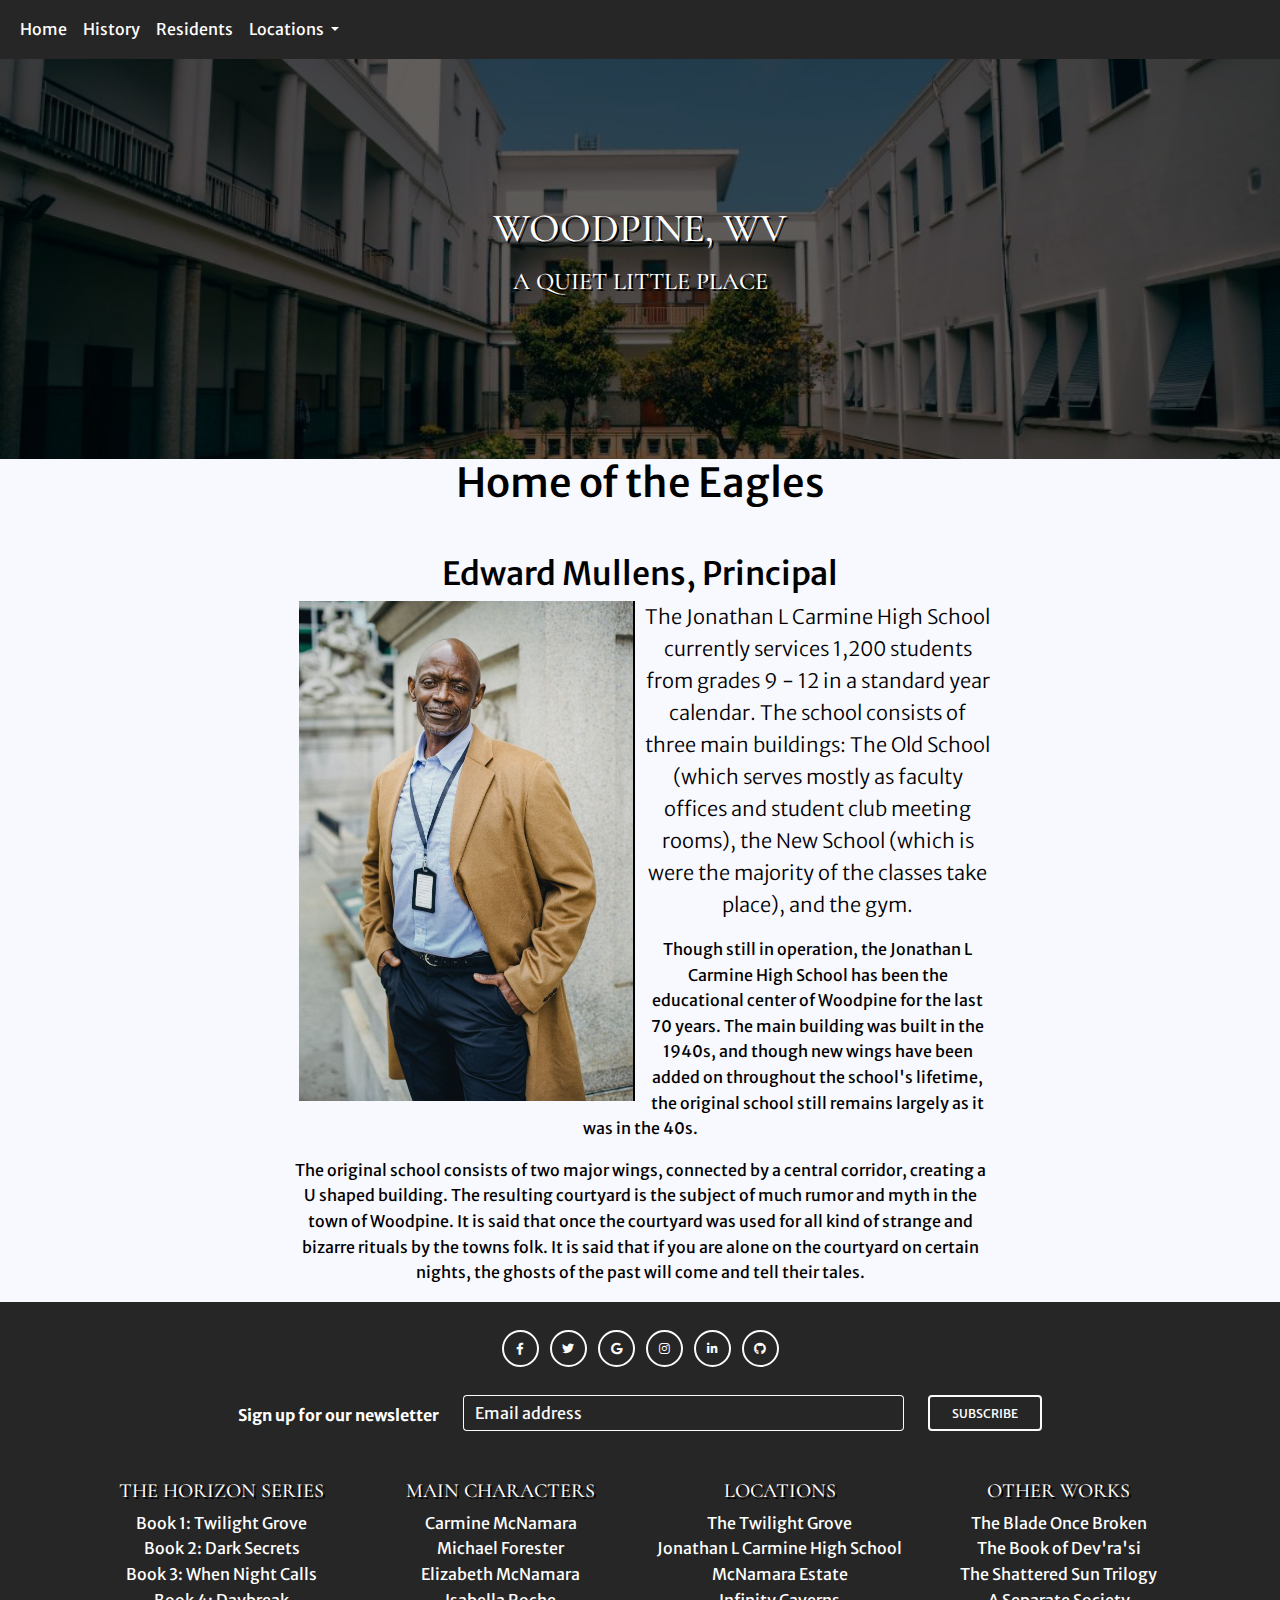
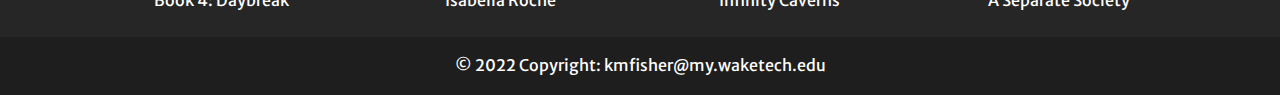
<file: jlchs.html>
<!DOCTYPE html>
<html lang="en">
  <head>
    <meta charset="UTF-8" />
    <meta name="viewport" content="width=device-width, initial-scale=1, shrink-to-fit=no" />
    <meta http-equiv="x-ua-compatible" content="ie=edge" />
    <title>Woodpine, WV: JLC High School</title>
    <!-- MDB icon -->
    <link rel="icon" href="img/mdb-favicon.ico" type="image/x-icon" />
    <!-- Font Awesome -->
    <link
      rel="stylesheet"
      href="https://cdnjs.cloudflare.com/ajax/libs/font-awesome/6.0.0/css/all.min.css"
    />
    <!-- Google Fonts Roboto -->
    <link
      rel="stylesheet"
      href="https://fonts.googleapis.com/css2?family=Roboto:wght@300;400;500;700;900&display=swap"
    />
    <!-- MDB -->
    <link rel="stylesheet" href="css/mdb.min.css" /> <!--bootstrap.-->
    <link rel="stylesheet" href="css/styles.css">
  </head>
<body>

  <header>
    <!-- Navbar -->
    <nav class="navbar navbar-expand-lg navbar-light bg-dark">
      <div class="container-fluid">
        <button
          class="navbar-toggler"
          type="button"
          data-mdb-toggle="collapse"
          data-mdb-target="#navbarExample01"
          aria-controls="navbarExample01"
          aria-expanded="false"
          aria-label="Toggle navigation"
        >
          <i class="fas fa-bars"></i>
        </button>
        <div class="collapse navbar-collapse" id="navbarExample01">
          <ul class="navbar-nav me-auto mb-2 mb-lg-0">
            <li class="nav-item active">
              <a class="nav-link" href="index.html">Home</a>
            </li>
            <li class="nav-item">
              <a class="nav-link" href="history.html">History</a>
            </li>
            <li class="nav-item">
              <a class="nav-link" href="residence.html">Residents</a>
            </li>
            <!-- Dropdown -->
              <li class="nav-item dropdown">
                  <a
                  class="nav-link dropdown-toggle"
                  href="#"
                  id="navbarDropdownMenuLink"
                  role="button"
                  data-mdb-toggle="dropdown"
                  aria-expanded="false"
                  >
                  Locations
                  </a>
                  <ul class="dropdown-menu" aria-labelledby="navbarDropdownMenuLink">
                  <li>
                      <a class="dropdown-item" href="mcnamaraHouse.html">McNamara House</a>
                  </li>
                  <li>
                      <a class="dropdown-item" href="jlchs.html">Jonathan L Carmine High School</a>
                  </li>
                  <li>
                      <a class="dropdown-item" href="twilightGrove.html">Twilight Grove</a>
                  </li>
          </ul>
          </li>
          </ul>
        </div>
      </div>
    </nav>
    <!-- Navbar -->
  
    <!-- Background image -->
    <div
      class="p-5 text-center bg-image"
      style="
        background-image: url('images/jlchs.jpg');
        height: 400px;
      "
    >
      <div class="mask" style="background-color: rgba(0, 0, 0, 0.6);">
        <div class="d-flex justify-content-center align-items-center h-100">
          <div class="text-white">
            <h1 class="mb-3 headertext">Woodpine, WV</h1>
            <h4 class="mb-3 headertext">A Quiet Little Place</h4>
          </div>
        </div>
      </div>
    </div>
    <!-- Background image -->
  </header>
  
    <main>
        <div class="container-fluid middle">
            <h1 class="text-center">Home of the Eagles</h1>
            <section class="article">
            <h2 class="text-center">Edward Mullens, Principal</h2>
            <img src="images/edward.jpg" class="img-fluid imgvert" alt="man with hand in pockets">
            <p class="lead text-center">The Jonathan L Carmine High School currently services 1,200 students from grades 9 - 12 in a standard year calendar.  The school consists of three main buildings: The Old School (which serves mostly as faculty offices and student club meeting rooms), the New School (which is were the majority of the classes take place), and the gym.  
            </p>
            
            <p>Though still in operation, the Jonathan L Carmine High School has been the educational center of Woodpine for the last 70 years.  The main building was built in the 1940s, and though new wings have been added on throughout the school's lifetime, the original school still remains largely as it was in the 40s.</p>

            <p>The original school consists of two major wings, connected by a central corridor, creating a U shaped building.  The resulting courtyard is the subject of much rumor and myth in the town of Woodpine. It is said that once the courtyard was used for all kind of strange and bizarre rituals by the towns folk.  It is said that if you are alone on the courtyard on certain nights, the ghosts of the past will come and tell their tales.</p>
          </section>
        </div>
    </main>

<!-- Footer -->
<footer class="bg-dark text-center text-white">
  <!-- Grid container -->
  <div class="container p-4">
    <!-- Section: Social media -->
    <div class="mb-4">
      <!-- Facebook -->
      <a class="btn btn-outline-light btn-floating m-1" href="http://www.facebook.com" target="new" role="button"
        ><i class="fab fa-facebook-f"></i
      ></a>

      <!-- Twitter -->
      <a class="btn btn-outline-light btn-floating m-1" href="http://www.twitter.com" target="new" role="button"
        ><i class="fab fa-twitter"></i
      ></a>

      <!-- Google -->
      <a class="btn btn-outline-light btn-floating m-1" href="http://www.google.com" target="new" role="button"
        ><i class="fab fa-google"></i
      ></a>

      <!-- Instagram -->
      <a class="btn btn-outline-light btn-floating m-1" href="http://www.instagram.com" target="new" role="button"
        ><i class="fab fa-instagram"></i
      ></a>

      <!-- Linkedin -->
      <a class="btn btn-outline-light btn-floating m-1" href="http://www.linkedin.com" target="new" role="button"
        ><i class="fab fa-linkedin-in"></i
      ></a>

      <!-- Github -->
      <a class="btn btn-outline-light btn-floating m-1" href="http://www.github.com" target="new" role="button"
        ><i class="fab fa-github"></i
      ></a>
    </div>
    <!-- Section: Social media -->

    <!-- Section: Form -->
    <div>
      <form action="post">
        <!--Grid row-->
        <div class="row d-flex justify-content-center">
          <!--Grid column-->
          <div class="col-auto">
            <p class="pt-2">
              <strong>Sign up for our newsletter</strong>
            </p>
          </div>
          <!--Grid column-->

          <!--Grid column-->
          <div class="col-md-5 col-12">
            <!-- Email input -->
            <div class="form-outline form-white mb-4">
              <input type="email" id="form5Example21" class="form-control" />
              <label class="form-label" for="form5Example21">Email address</label>
            </div>
          </div>
          <!--Grid column-->

          <!--Grid column-->
          <div class="col-auto">
            <!-- Submit button -->
            <button type="submit" class="btn btn-outline-light mb-4">
              Subscribe
            </button>
          </div>
          <!--Grid column-->
        </div>
        <!--Grid row-->
      </form>
    </div>
    <!-- Section: Form -->

    <!-- Section: Text -->
    <div class="mb-4">
      <p>
        
      </p>
    </div>
    <!-- Section: Text -->

    <!-- Section: Links -->
    <section class="">
      <!--Grid row-->
      <div class="row">
        <!--Grid column-->
        <div class="col-lg-3 col-md-6 mb-4 mb-md-0">
          <h5 class="text-uppercase headertext">The Horizon Series</h5>

          <ul class="list-unstyled mb-0">
            <li>
              <a href="#!" class="text-white">Book 1: Twilight Grove</a>
            </li>
            <li>
              <a href="#!" class="text-white">Book 2: Dark Secrets</a>
            </li>
            <li>
              <a href="#!" class="text-white">Book 3: When Night Calls</a>
            </li>
            <li>
              <a href="#!" class="text-white">Book 4: Daybreak</a>
            </li>
          </ul>
        </div>
        <!--Grid column-->

        <!--Grid column-->
        <div class="col-lg-3 col-md-6 mb-4 mb-md-0">
          <h5 class="text-uppercase headertext">Main Characters</h5>

          <ul class="list-unstyled mb-0">
            <li>
              <a href="#!" class="text-white">Carmine McNamara</a>
            </li>
            <li>
              <a href="#!" class="text-white">Michael Forester</a>
            </li>
            <li>
              <a href="#!" class="text-white">Elizabeth McNamara</a>
            </li>
            <li>
              <a href="#!" class="text-white">Isabella Roche</a>
            </li>
          </ul>
        </div>
        <!--Grid column-->

        <!--Grid column-->
        <div class="col-lg-3 col-md-6 mb-4 mb-md-0">
          <h5 class="text-uppercase headertext">Locations</h5>

          <ul class="list-unstyled mb-0">
            <li>
              <a href="#!" class="text-white">The Twilight Grove</a>
            </li>
            <li>
              <a href="#!" class="text-white">Jonathan L Carmine High School</a>
            </li>
            <li>
              <a href="#!" class="text-white">McNamara Estate</a>
            </li>
            <li>
              <a href="#!" class="text-white">Infinity Caverns</a>
            </li>
          </ul>
        </div>
        <!--Grid column-->

        <!--Grid column-->
        <div class="col-lg-3 col-md-6 mb-4 mb-md-0">
          <h5 class="text-uppercase headertext">Other Works</h5>

          <ul class="list-unstyled mb-0">
            <li>
              <a href="#!" class="text-white">The Blade Once Broken</a>
            </li>
            <li>
              <a href="#!" class="text-white">The Book of Dev'ra'si</a>
            </li>
            <li>
              <a href="#!" class="text-white">The Shattered Sun Trilogy</a>
            </li>
            <li>
              <a href="#!" class="text-white">A Separate Society</a>
            </li>
          </ul>
        </div>
        <!--Grid column-->
      </div>
      <!--Grid row-->
    </section>
    <!-- Section: Links -->
  </div>
  <!-- Grid container -->

  <!-- Copyright -->
  <div class="text-center p-3" style="background-color: rgba(0, 0, 0, 0.2);">
    © 2022 Copyright:
    <a class="text-white" href="mailto:kmfisher@my.waketech.edu">kmfisher@my.waketech.edu</a>
  </div>
  <!-- Copyright -->
</footer>
<!-- Footer -->

<!-- MDB -->
<script src="js/mdb.min.js"></script>
<script src="js/popper.min.js"></script>
<script src="js/jquery.slim.min.js"></script>
<script src="js/bootstrap.min.js"></script>

<!-- Custom scripts -->
</body>
</html>
</file>
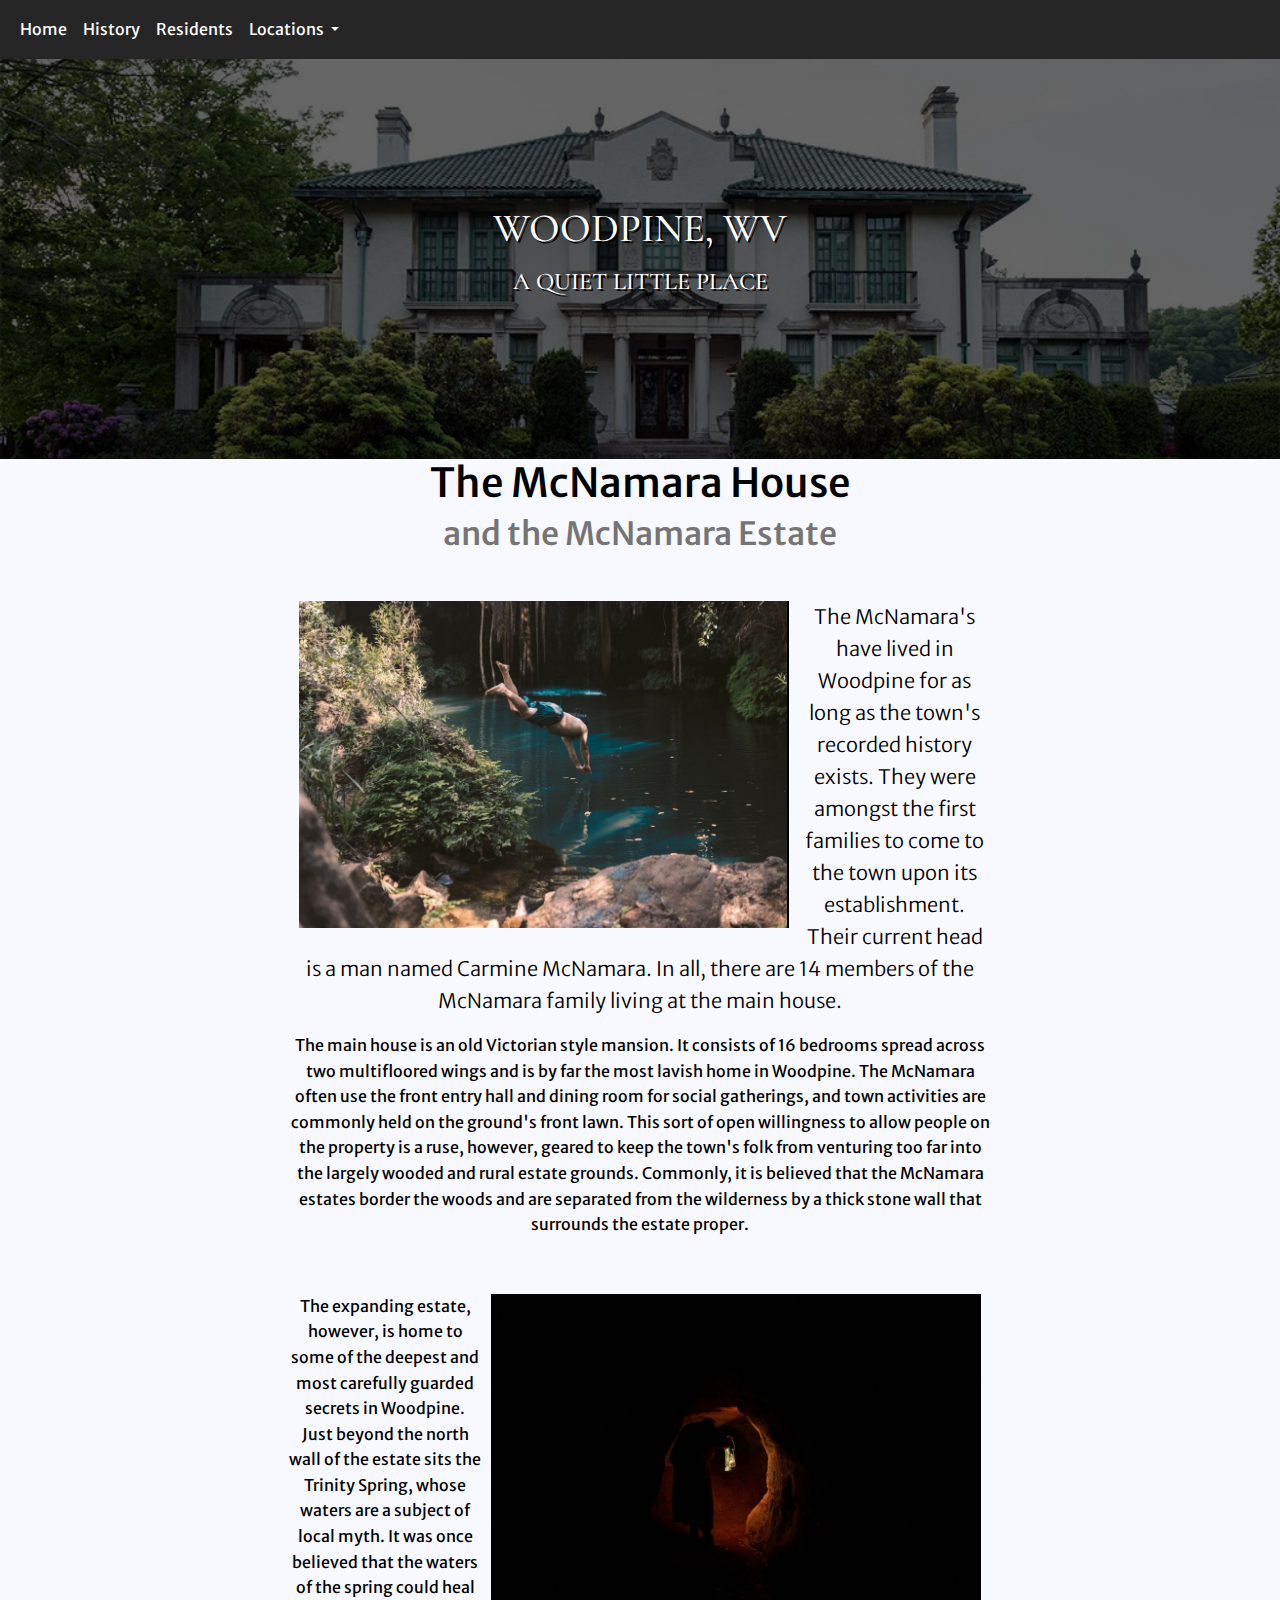
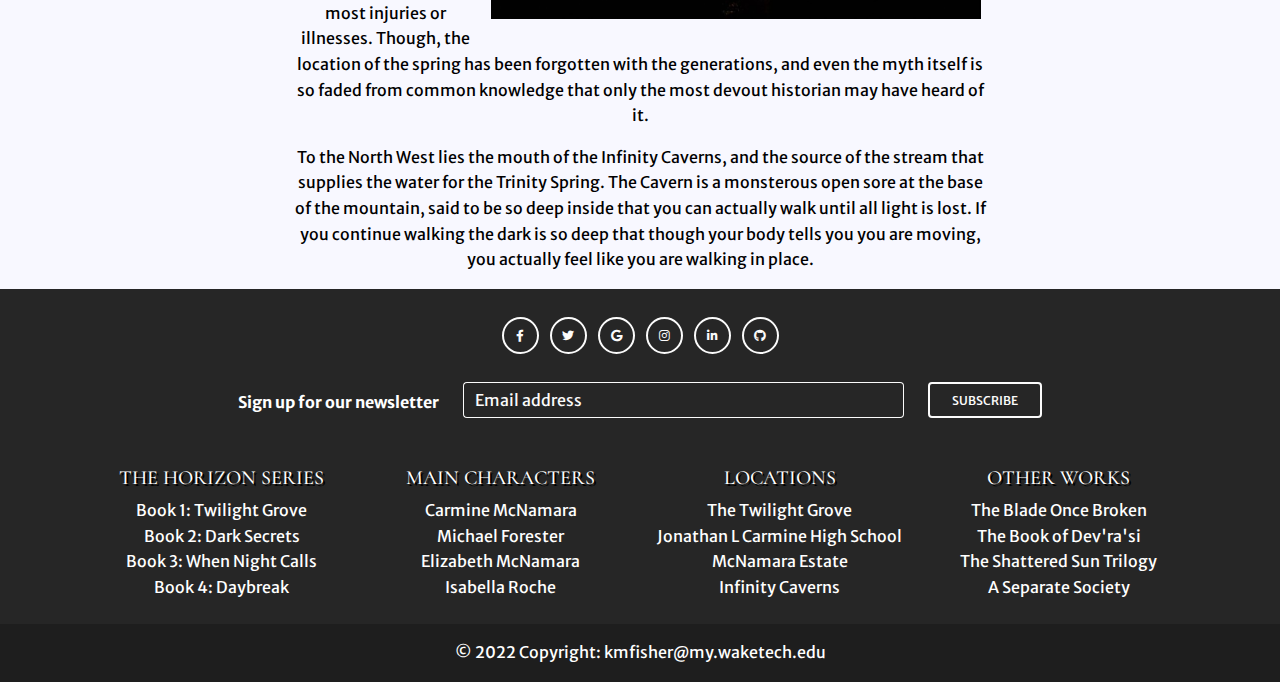
<file: mcnamaraHouse.html>
<!DOCTYPE html>
<html lang="en">
  <head>
    <meta charset="UTF-8" />
    <meta name="viewport" content="width=device-width, initial-scale=1, shrink-to-fit=no" />
    <meta http-equiv="x-ua-compatible" content="ie=edge" />
    <title>The Town of Woodpine - The McNamara House</title>
    <!-- MDB icon -->
    <link rel="icon" href="img/mdb-favicon.ico" type="image/x-icon" />
    <!-- Font Awesome -->
    <link
      rel="stylesheet"
      href="https://cdnjs.cloudflare.com/ajax/libs/font-awesome/6.0.0/css/all.min.css"
    />
    <!-- Google Fonts Roboto -->
    <link
      rel="stylesheet"
      href="https://fonts.googleapis.com/css2?family=Roboto:wght@300;400;500;700;900&display=swap"
    />
    <!-- MDB -->
    <link rel="stylesheet" href="css/mdb.min.css" /> <!--bootstrap.-->
    <link rel="stylesheet" href="css/styles.css">
  </head>
<body>

  <header>
    <!-- Navbar -->
    <nav class="navbar navbar-expand-lg navbar-light bg-dark">
      <div class="container-fluid">
        <button
          class="navbar-toggler"
          type="button"
          data-mdb-toggle="collapse"
          data-mdb-target="#navbarExample01"
          aria-controls="navbarExample01"
          aria-expanded="false"
          aria-label="Toggle navigation"
        >
          <i class="fas fa-bars"></i>
        </button>
        <div class="collapse navbar-collapse" id="navbarExample01">
          <ul class="navbar-nav me-auto mb-2 mb-lg-0">
            <li class="nav-item active">
              <a class="nav-link" href="index.html">Home</a>
            </li>
            <li class="nav-item">
              <a class="nav-link" href="history.html">History</a>
            </li>
            <li class="nav-item">
              <a class="nav-link" href="residence.html">Residents</a>
            </li>
            <!-- Dropdown -->
              <li class="nav-item dropdown">
                  <a
                  class="nav-link dropdown-toggle"
                  href="#"
                  id="navbarDropdownMenuLink"
                  role="button"
                  data-mdb-toggle="dropdown"
                  aria-expanded="false"
                  >
                  Locations
                  </a>
                  <ul class="dropdown-menu" aria-labelledby="navbarDropdownMenuLink">
                  <li>
                      <a class="dropdown-item" href="mcnamaraHouse.html">McNamara House</a>
                  </li>
                  <li>
                      <a class="dropdown-item" href="jlchs.html">Jonathan L Carmine High School</a>
                  </li>
                  <li>
                      <a class="dropdown-item" href="twilightGrove.html">Twilight Grove</a>
                  </li>
          </ul>
          </li>
          </ul>
        </div>
      </div>
    </nav>
    <!-- Navbar -->
  
    <!-- Background image -->
    <div
      class="p-5 text-center bg-image"
      style="
        background-image: url('images/WVHouseOld.jpg');
        height: 400px;
      "
    >
      <div class="mask" style="background-color: rgba(0, 0, 0, 0.6);">
        <div class="d-flex justify-content-center align-items-center h-100">
          <div class="text-white">
            <h1 class="mb-3 headertext">Woodpine, WV</h1>
            <h4 class="mb-3 headertext">A Quiet Little Place</h4>
          </div>
        </div>
      </div>
    </div>
    <!-- Background image -->
  </header>
    <main>
        <div class="container-fluid middle">
            <h1 class="text-center">The McNamara House</h1>
            <h2 class="text-muted text-center">and the McNamara Estate</h2>
            <div class="article">
              <img src="images/springs.jpg " class="img-fluid imghor" alt="man diving into natural spring"> 
            <p class="lead text-center">The McNamara's have lived in Woodpine for as long as the town's recorded history exists.  They were amongst the first families to come to the town upon its establishment.  Their current head is a man named Carmine McNamara.  In all, there are 14 members of the McNamara family living at the main house.
            </p>
          
            <p>The main house is an old Victorian style mansion.  It consists of 16 bedrooms spread across two multifloored wings and is by far the most lavish home in Woodpine.  The McNamara often use the front entry hall and dining room for social gatherings, and town activities are commonly held on the ground's front lawn. This sort of open willingness to allow people on the property is a ruse, however, geared to keep the town's folk from venturing too far into the largely wooded and rural estate grounds. Commonly, it is believed that the McNamara estates border the woods and are separated from the wilderness by a thick stone wall that surrounds the estate proper.</p>
            </div>
            <div class="article">
            <img src="images/infinityCaverns.jpg " class="img-fluid imghorRight" alt="man in a dark cave"> 
            <p>The expanding estate, however, is home to some of the deepest and most carefully guarded secrets in Woodpine.  Just beyond the north wall of the estate sits the Trinity Spring, whose waters are a subject of local myth. It was once believed that the waters of the spring could heal most injuries or illnesses.  Though, the location of the spring has been forgotten with the generations, and even the myth itself is so faded from common knowledge that only the most devout historian may have heard of it. </p>
             
            <p>To the North West lies the mouth of the Infinity Caverns, and the source of the stream that supplies the water for the Trinity Spring.  The Cavern is a monsterous open sore at the base of the mountain, said to be so deep inside that you can actually walk until all light is lost. If you continue walking the dark is so deep that though your body tells you you are moving, you actually feel like you are walking in place. </p>   
          </div>    
        </div>
    </main>

<!-- Footer -->
<footer class="bg-dark text-center text-white">
  <!-- Grid container -->
  <div class="container p-4">
    <!-- Section: Social media -->
    <div class="mb-4">
      <!-- Facebook -->
      <a class="btn btn-outline-light btn-floating m-1" href="http://www.facebook.com" target="new" role="button"
        ><i class="fab fa-facebook-f"></i
      ></a>

      <!-- Twitter -->
      <a class="btn btn-outline-light btn-floating m-1" href="http://www.twitter.com" target="new" role="button"
        ><i class="fab fa-twitter"></i
      ></a>

      <!-- Google -->
      <a class="btn btn-outline-light btn-floating m-1" href="http://www.google.com" target="new" role="button"
        ><i class="fab fa-google"></i
      ></a>

      <!-- Instagram -->
      <a class="btn btn-outline-light btn-floating m-1" href="http://www.instagram.com" target="new" role="button"
        ><i class="fab fa-instagram"></i
      ></a>

      <!-- Linkedin -->
      <a class="btn btn-outline-light btn-floating m-1" href="http://www.linkedin.com" target="new" role="button"
        ><i class="fab fa-linkedin-in"></i
      ></a>

      <!-- Github -->
      <a class="btn btn-outline-light btn-floating m-1" href="http://www.github.com" target="new" role="button"
        ><i class="fab fa-github"></i
      ></a>
    </div>
    <!-- Section: Social media -->

    <!-- Section: Form -->
    <div>
      <form action="post">
        <!--Grid row-->
        <div class="row d-flex justify-content-center">
          <!--Grid column-->
          <div class="col-auto">
            <p class="pt-2">
              <strong>Sign up for our newsletter</strong>
            </p>
          </div>
          <!--Grid column-->

          <!--Grid column-->
          <div class="col-md-5 col-12">
            <!-- Email input -->
            <div class="form-outline form-white mb-4">
              <input type="email" id="form5Example21" class="form-control" />
              <label class="form-label" for="form5Example21">Email address</label>
            </div>
          </div>
          <!--Grid column-->

          <!--Grid column-->
          <div class="col-auto">
            <!-- Submit button -->
            <button type="submit" class="btn btn-outline-light mb-4">
              Subscribe
            </button>
          </div>
          <!--Grid column-->
        </div>
        <!--Grid row-->
      </form>
    </div>
    <!-- Section: Form -->

    <!-- Section: Text -->
    <div class="mb-4">
      <p>
        
      </p>
    </div>
    <!-- Section: Text -->

    <!-- Section: Links -->
    <section class="">
      <!--Grid row-->
      <div class="row">
        <!--Grid column-->
        <div class="col-lg-3 col-md-6 mb-4 mb-md-0">
          <h5 class="text-uppercase headertext">The Horizon Series</h5>

          <ul class="list-unstyled mb-0">
            <li>
              <a href="#!" class="text-white">Book 1: Twilight Grove</a>
            </li>
            <li>
              <a href="#!" class="text-white">Book 2: Dark Secrets</a>
            </li>
            <li>
              <a href="#!" class="text-white">Book 3: When Night Calls</a>
            </li>
            <li>
              <a href="#!" class="text-white">Book 4: Daybreak</a>
            </li>
          </ul>
        </div>
        <!--Grid column-->

        <!--Grid column-->
        <div class="col-lg-3 col-md-6 mb-4 mb-md-0">
          <h5 class="text-uppercase headertext">Main Characters</h5>

          <ul class="list-unstyled mb-0">
            <li>
              <a href="#!" class="text-white">Carmine McNamara</a>
            </li>
            <li>
              <a href="#!" class="text-white">Michael Forester</a>
            </li>
            <li>
              <a href="#!" class="text-white">Elizabeth McNamara</a>
            </li>
            <li>
              <a href="#!" class="text-white">Isabella Roche</a>
            </li>
          </ul>
        </div>
        <!--Grid column-->

        <!--Grid column-->
        <div class="col-lg-3 col-md-6 mb-4 mb-md-0">
          <h5 class="text-uppercase headertext">Locations</h5>

          <ul class="list-unstyled mb-0">
            <li>
              <a href="#!" class="text-white">The Twilight Grove</a>
            </li>
            <li>
              <a href="#!" class="text-white">Jonathan L Carmine High School</a>
            </li>
            <li>
              <a href="#!" class="text-white">McNamara Estate</a>
            </li>
            <li>
              <a href="#!" class="text-white">Infinity Caverns</a>
            </li>
          </ul>
        </div>
        <!--Grid column-->

        <!--Grid column-->
        <div class="col-lg-3 col-md-6 mb-4 mb-md-0">
          <h5 class="text-uppercase headertext">Other Works</h5>

          <ul class="list-unstyled mb-0">
            <li>
              <a href="#!" class="text-white">The Blade Once Broken</a>
            </li>
            <li>
              <a href="#!" class="text-white">The Book of Dev'ra'si</a>
            </li>
            <li>
              <a href="#!" class="text-white">The Shattered Sun Trilogy</a>
            </li>
            <li>
              <a href="#!" class="text-white">A Separate Society</a>
            </li>
          </ul>
        </div>
        <!--Grid column-->
      </div>
      <!--Grid row-->
    </section>
    <!-- Section: Links -->
  </div>
  <!-- Grid container -->

  <!-- Copyright -->
  <div class="text-center p-3" style="background-color: rgba(0, 0, 0, 0.2);">
    © 2022 Copyright:
    <a class="text-white" href="mailto:kmfisher@my.waketech.edu">kmfisher@my.waketech.edu</a>
  </div>
  <!-- Copyright -->
</footer>
<!-- Footer -->

<!-- MDB -->
<script src="js/mdb.min.js"></script>
<script src="js/popper.min.js"></script>
<script src="js/jquery.slim.min.js"></script>
<script src="js/bootstrap.min.js"></script>

<!-- Custom scripts -->
</body>
</html>
</file>
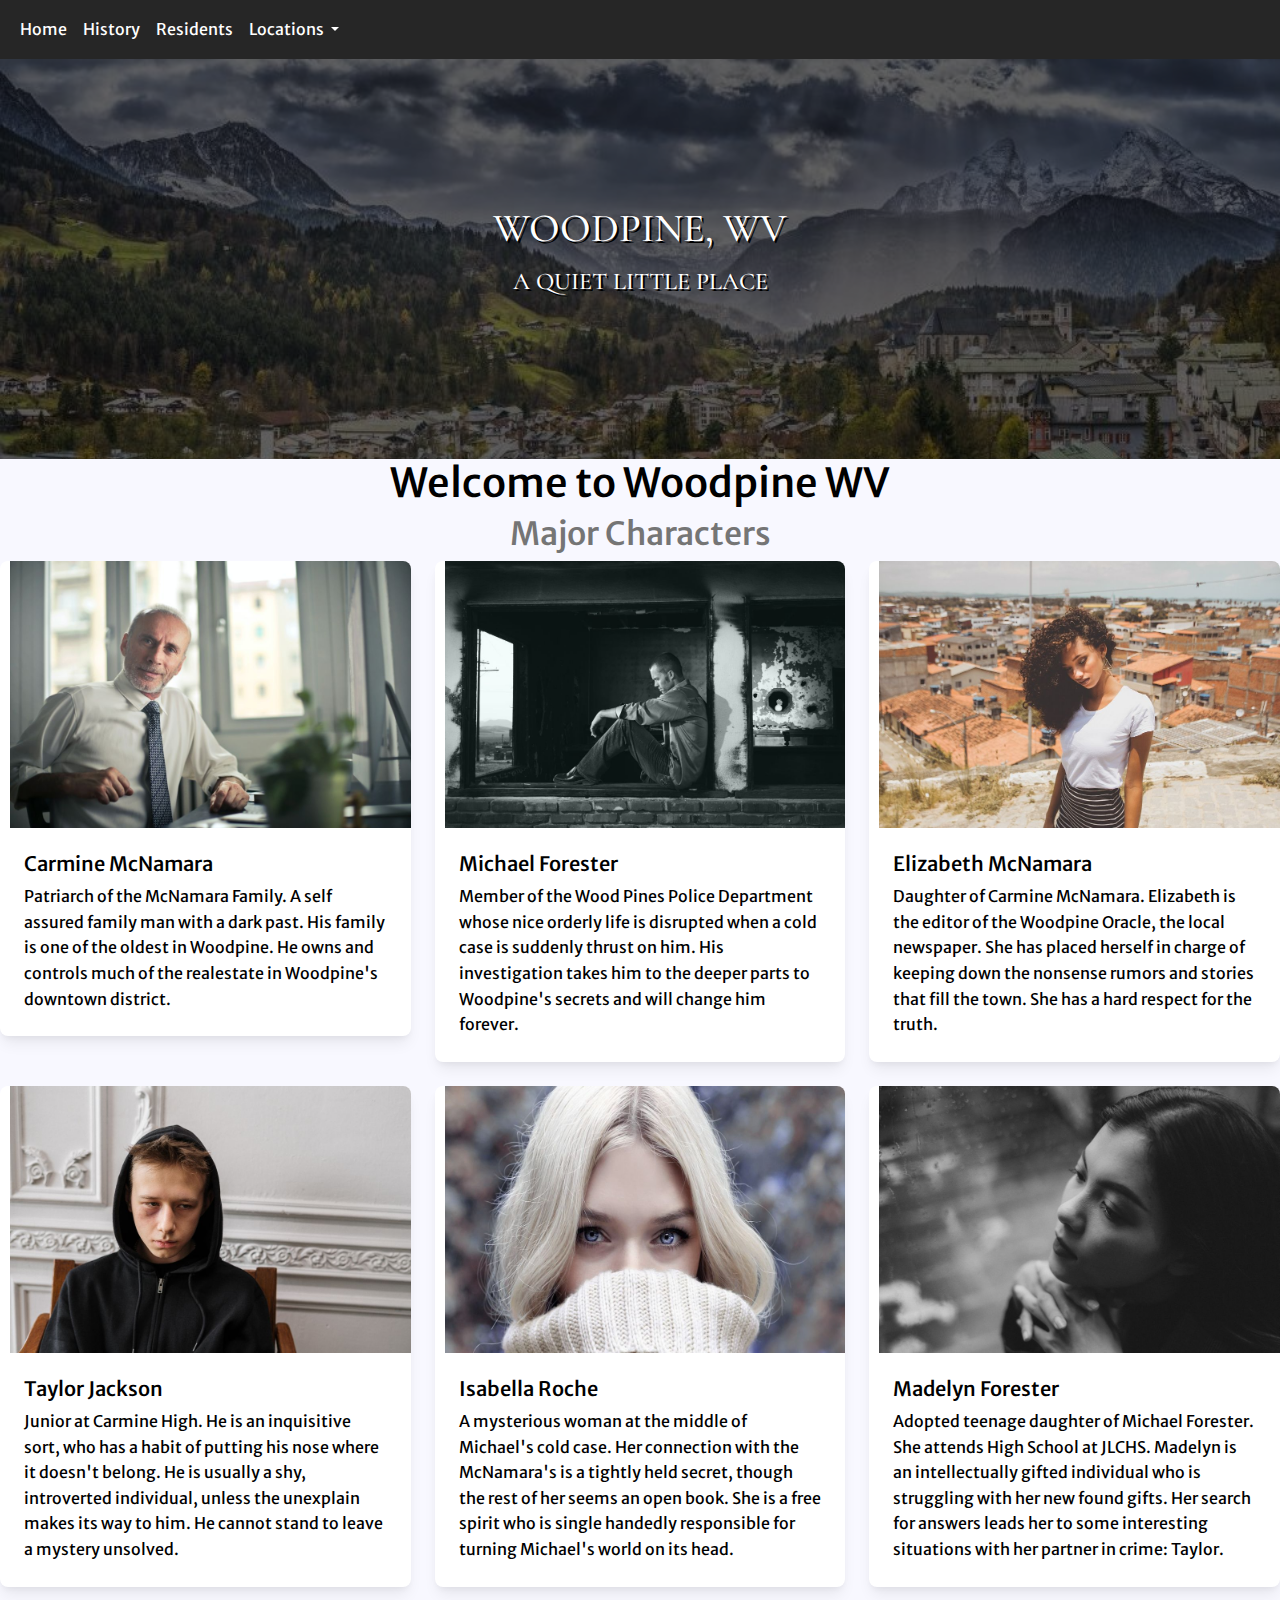
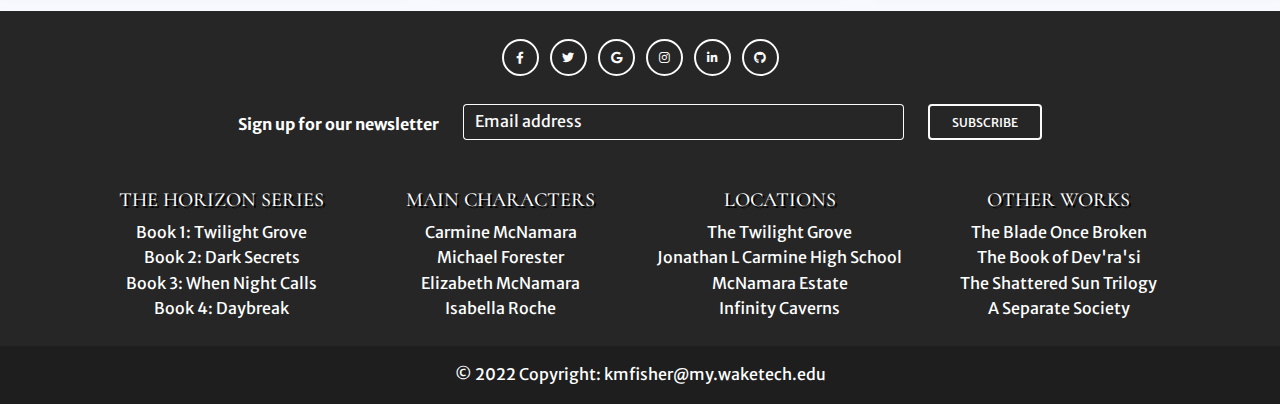
<file: residence.html>
<!DOCTYPE html>
<html lang="en">
  <head>
    <meta charset="UTF-8" />
    <meta name="viewport" content="width=device-width, initial-scale=1, shrink-to-fit=no" />
    <meta http-equiv="x-ua-compatible" content="ie=edge" />
    <title>Woodpine, WV: Major Residents</title>
    <!-- MDB icon -->
    <link rel="icon" href="img/mdb-favicon.ico" type="image/x-icon" />
    <!-- Font Awesome -->
    <link
      rel="stylesheet"
      href="https://cdnjs.cloudflare.com/ajax/libs/font-awesome/6.0.0/css/all.min.css"
    />
    <!-- Google Fonts Roboto -->
    <link
      rel="stylesheet"
      href="https://fonts.googleapis.com/css2?family=Roboto:wght@300;400;500;700;900&display=swap"
    />
    <!-- MDB -->
    <link rel="stylesheet" href="css/mdb.min.css" /> <!--bootstrap.-->
    <link rel="stylesheet" href="css/styles.css">
  </head>
  <body>

    <header>
      <!-- Navbar -->
      <nav class="navbar navbar-expand-lg navbar-light bg-dark">
        <div class="container-fluid">
          <button
            class="navbar-toggler"
            type="button"
            data-mdb-toggle="collapse"
            data-mdb-target="#navbarExample01"
            aria-controls="navbarExample01"
            aria-expanded="false"
            aria-label="Toggle navigation"
          >
            <i class="fas fa-bars"></i>
          </button>
          <div class="collapse navbar-collapse" id="navbarExample01">
            <ul class="navbar-nav me-auto mb-2 mb-lg-0">
              <li class="nav-item active">
                <a class="nav-link" href="index.html">Home</a>
              </li>
              <li class="nav-item">
                <a class="nav-link" href="history.html">History</a>
              </li>
              <li class="nav-item">
                <a class="nav-link" href="residence.html">Residents</a>
              </li>
              <!-- Dropdown -->
                <li class="nav-item dropdown">
                    <a
                    class="nav-link dropdown-toggle"
                    href="#"
                    id="navbarDropdownMenuLink"
                    role="button"
                    data-mdb-toggle="dropdown"
                    aria-expanded="false"
                    >
                    Locations
                    </a>
                    <ul class="dropdown-menu" aria-labelledby="navbarDropdownMenuLink">
                    <li>
                        <a class="dropdown-item" href="mcnamaraHouse.html">McNamara House</a>
                    </li>
                    <li>
                        <a class="dropdown-item" href="jlchs.html">Jonathan L Carmine High School</a>
                    </li>
                    <li>
                        <a class="dropdown-item" href="twilightGrove.html">Twilight Grove</a>
                    </li>
            </ul>
            </li>
            </ul>
          </div>
        </div>
      </nav>
      <!-- Navbar -->
    
      <!-- Background image -->
      <div
        class="p-5 text-center bg-image"
        style="
          background-image: url('images/town.jpg');
          height: 400px;
        "
      >
        <div class="mask" style="background-color: rgba(0, 0, 0, 0.6);">
          <div class="d-flex justify-content-center align-items-center h-100">
            <div class="text-white">
              <h1 class="mb-3 headertext">Woodpine, WV</h1>
              <h4 class="mb-3 headertext">A Quiet Little Place</h4>
            </div>
          </div>
        </div>
      </div>
      <!-- Background image -->
    </header>
      <main>
        <h1 class="text-center">Welcome to Woodpine WV</h1>
        <h2 class="text-muted text-center">Major Characters</h2>
        <div class="h-100 d-inline-flex justify-content-center align-items-center flex-wrap">
            

          <div class="row">
            <div class="col-lg-4 col-md-12 mb-4">
              <div class="card">
                <div class="bg-image hover-overlay ripple" data-mdb-ripple-color="light">
                  <img src="images/carmine.jpg" class="img-fluid" alt="middle-aged business man at desk"/>
                  <a href="#!">
                    <div class="mask" style="background-color: rgba(251, 251, 251, 0.15);"></div>
                  </a>
                </div>
                <div class="card-body">
                  <h5 class="card-title">Carmine McNamara</h5>
                  <p class="card-text ">Patriarch of the McNamara Family.  A self assured family man with a dark past. His family is one of the oldest in Woodpine.  He owns and controls much of the realestate in Woodpine's downtown district.</p>
                </div>
              </div>
            </div>
  
            <div class="col-lg-4 col-md-6 mb-4">
              <div class="card">
                <div class="bg-image hover-overlay ripple" data-mdb-ripple-color="light">
                  <img src="images/michael.jpg" class="img-fluid" alt="man sitting in old window"/>
                  <a href="#!">
                    <div class="mask" style="background-color: rgba(251, 251, 251, 0.15);"></div>
                  </a>
                </div>
                <div class="card-body">
                  <h5 class="card-title">Michael Forester</h5>
                  <p class="card-text ">Member of the Wood Pines Police Department whose nice orderly life is disrupted when a cold case is suddenly thrust on him.  His investigation takes him to the deeper parts to Woodpine's secrets and will change him forever. </p>
                </div>
              </div>
            </div>
  
            <div class="col-lg-4 col-md-6 mb-4">
              <div class="card">
                <div class="bg-image hover-overlay ripple" data-mdb-ripple-color="light">
                  <img src="images/elizabeth.jpg" class="img-fluid" alt="young woman"/>
                  <a href="#!">
                    <div class="mask" style="background-color: rgba(251, 251, 251, 0.15);"></div>
                  </a>
                </div>
                <div class="card-body">
                  <h5 class="card-title">Elizabeth McNamara</h5>
                  <p class="card-text ">Daughter of Carmine McNamara. Elizabeth is the editor of the Woodpine Oracle, the local newspaper.  She has placed herself in charge of keeping down the nonsense rumors and stories that fill the town. She has a hard respect for the truth.</p>
                </div>
              </div>
            </div>
          </div>
  
          <div class="row">
            <div class="col-lg-4 col-md-12 mb-4">
              <div class="card">
                <div class="bg-image hover-overlay ripple" data-mdb-ripple-color="light">
                  <img src="images/taylor.jpg" class="img-fluid" alt="young man with bruising around eyes"/>
                  <a href="#!">
                    <div class="mask" style="background-color: rgba(251, 251, 251, 0.15);"></div>
                  </a>
                </div>
                <div class="card-body">
                  <h5 class="card-title">Taylor Jackson</h5>
                  <p class="card-text ">Junior at Carmine High. He is an inquisitive sort, who has a habit of putting his nose where it doesn't belong.  He is usually a shy, introverted individual, unless the unexplain makes its way to him.  He cannot stand to leave a mystery unsolved. </p>
                </div>
              </div>
            </div>
  
            <div class="col-lg-4 col-md-6 mb-4">
              <div class="card">
                <div class="bg-image hover-overlay ripple" data-mdb-ripple-color="light">
                  <img src="images/isabella2.jpg" class="img-fluid" alt="young woman with blue eyes"/>
                  <a href="#!">
                    <div class="mask" style="background-color: rgba(251, 251, 251, 0.15);"></div>
                  </a>
                </div>
                <div class="card-body">
                  <h5 class="card-title">Isabella Roche</h5>
                  <p class="card-text ">A mysterious woman at the middle of Michael's cold case.  Her connection with the McNamara's is a tightly held secret, though the rest of her seems an open book.  She is a free spirit who is single handedly responsible for turning Michael's world on its head.</p>
                </div>
              </div>
            </div>
  
            <div class="col-lg-4 col-md-6 mb-4">
              <div class="card">
                <div class="bg-image hover-overlay ripple" data-mdb-ripple-color="light">
                  <img src="images/madelyn.jpg" class="img-fluid" alt="beautiful young woman"/>
                  <a href="#!">
                    <div class="mask" style="background-color: rgba(251, 251, 251, 0.15);"></div>
                  </a>
                </div>
                <div class="card-body">
                  <h5 class="card-title">Madelyn Forester</h5>
                  <p class="card-text ">Adopted teenage daughter of Michael Forester.  She attends High School at JLCHS.  Madelyn is an intellectually gifted individual who is struggling with her new found gifts.  Her search for answers leads her to some interesting situations with her partner in crime: Taylor. </p>
                </div>
              </div>
            </div>
          </div>
        </div>   
      </main>



<!-- Footer -->
<footer class="bg-dark text-center text-white">
  <!-- Grid container -->
  <div class="container p-4">
    <!-- Section: Social media -->
    <div class="mb-4">
      <!-- Facebook -->
      <a class="btn btn-outline-light btn-floating m-1" href="http://www.facebook.com" target="new" role="button"
        ><i class="fab fa-facebook-f"></i
      ></a>

      <!-- Twitter -->
      <a class="btn btn-outline-light btn-floating m-1" href="http://www.twitter.com" target="new" role="button"
        ><i class="fab fa-twitter"></i
      ></a>

      <!-- Google -->
      <a class="btn btn-outline-light btn-floating m-1" href="http://www.google.com" target="new" role="button"
        ><i class="fab fa-google"></i
      ></a>

      <!-- Instagram -->
      <a class="btn btn-outline-light btn-floating m-1" href="http://www.instagram.com" target="new" role="button"
        ><i class="fab fa-instagram"></i
      ></a>

      <!-- Linkedin -->
      <a class="btn btn-outline-light btn-floating m-1" href="http://www.linkedin.com" target="new" role="button"
        ><i class="fab fa-linkedin-in"></i
      ></a>

      <!-- Github -->
      <a class="btn btn-outline-light btn-floating m-1" href="http://www.github.com" target="new" role="button"
        ><i class="fab fa-github"></i
      ></a>
    </div>
    <!-- Section: Social media -->

    <!-- Section: Form -->
    <div>
      <form action="post">
        <!--Grid row-->
        <div class="row d-flex justify-content-center">
          <!--Grid column-->
          <div class="col-auto">
            <p class="pt-2">
              <strong>Sign up for our newsletter</strong>
            </p>
          </div>
          <!--Grid column-->

          <!--Grid column-->
          <div class="col-md-5 col-12">
            <!-- Email input -->
            <div class="form-outline form-white mb-4">
              <input type="email" id="form5Example21" class="form-control" />
              <label class="form-label" for="form5Example21">Email address</label>
            </div>
          </div>
          <!--Grid column-->

          <!--Grid column-->
          <div class="col-auto">
            <!-- Submit button -->
            <button type="submit" class="btn btn-outline-light mb-4">
              Subscribe
            </button>
          </div>
          <!--Grid column-->
        </div>
        <!--Grid row-->
      </form>
    </div>
    <!-- Section: Form -->

    <!-- Section: Text -->
    <div class="mb-4">
      <p>
        
      </p>
    </div>
    <!-- Section: Text -->

    <!-- Section: Links -->
    <section class="">
      <!--Grid row-->
      <div class="row">
        <!--Grid column-->
        <div class="col-lg-3 col-md-6 mb-4 mb-md-0">
          <h5 class="text-uppercase headertext">The Horizon Series</h5>

          <ul class="list-unstyled mb-0">
            <li>
              <a href="#!" class="text-white">Book 1: Twilight Grove</a>
            </li>
            <li>
              <a href="#!" class="text-white">Book 2: Dark Secrets</a>
            </li>
            <li>
              <a href="#!" class="text-white">Book 3: When Night Calls</a>
            </li>
            <li>
              <a href="#!" class="text-white">Book 4: Daybreak</a>
            </li>
          </ul>
        </div>
        <!--Grid column-->

        <!--Grid column-->
        <div class="col-lg-3 col-md-6 mb-4 mb-md-0">
          <h5 class="text-uppercase headertext">Main Characters</h5>

          <ul class="list-unstyled mb-0">
            <li>
              <a href="#!" class="text-white">Carmine McNamara</a>
            </li>
            <li>
              <a href="#!" class="text-white">Michael Forester</a>
            </li>
            <li>
              <a href="#!" class="text-white">Elizabeth McNamara</a>
            </li>
            <li>
              <a href="#!" class="text-white">Isabella Roche</a>
            </li>
          </ul>
        </div>
        <!--Grid column-->

        <!--Grid column-->
        <div class="col-lg-3 col-md-6 mb-4 mb-md-0">
          <h5 class="text-uppercase headertext">Locations</h5>

          <ul class="list-unstyled mb-0">
            <li>
              <a href="#!" class="text-white">The Twilight Grove</a>
            </li>
            <li>
              <a href="#!" class="text-white">Jonathan L Carmine High School</a>
            </li>
            <li>
              <a href="#!" class="text-white">McNamara Estate</a>
            </li>
            <li>
              <a href="#!" class="text-white">Infinity Caverns</a>
            </li>
          </ul>
        </div>
        <!--Grid column-->

        <!--Grid column-->
        <div class="col-lg-3 col-md-6 mb-4 mb-md-0">
          <h5 class="text-uppercase headertext">Other Works</h5>

          <ul class="list-unstyled mb-0">
            <li>
              <a href="#!" class="text-white">The Blade Once Broken</a>
            </li>
            <li>
              <a href="#!" class="text-white">The Book of Dev'ra'si</a>
            </li>
            <li>
              <a href="#!" class="text-white">The Shattered Sun Trilogy</a>
            </li>
            <li>
              <a href="#!" class="text-white">A Separate Society</a>
            </li>
          </ul>
        </div>
        <!--Grid column-->
      </div>
      <!--Grid row-->
    </section>
    <!-- Section: Links -->
  </div>
  <!-- Grid container -->

  <!-- Copyright -->
  <div class="text-center p-3" style="background-color: rgba(0, 0, 0, 0.2);">
    © 2022 Copyright:
    <a class="text-white" href="mailto:kmfisher@my.waketech.edu">kmfisher@my.waketech.edu</a>
  </div>
  <!-- Copyright -->
</footer>
<!-- Footer -->

<!-- MDB -->
<script src="js/mdb.min.js"></script>
<script src="js/popper.min.js"></script>
<script src="js/jquery.slim.min.js"></script>
<script src="js/bootstrap.min.js"></script>

<!-- Custom scripts -->
  </body>
</html>
</file>
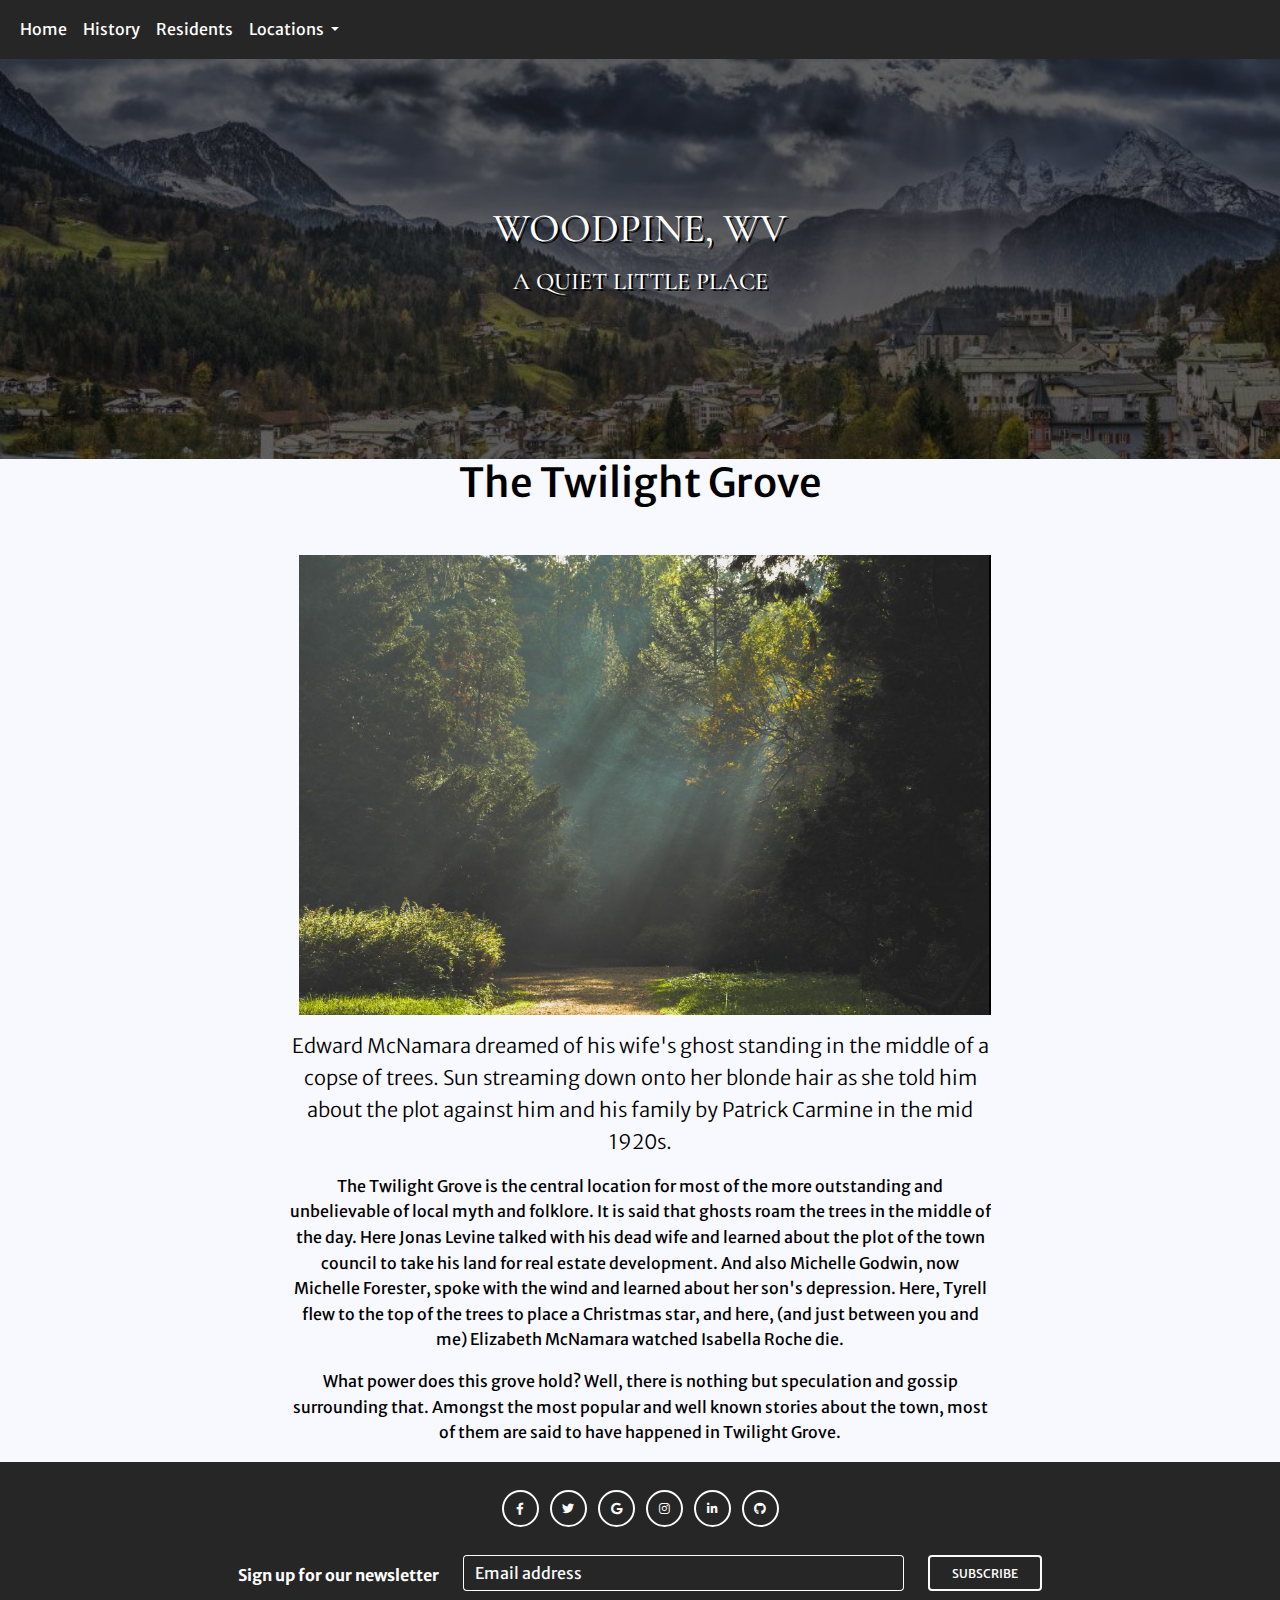
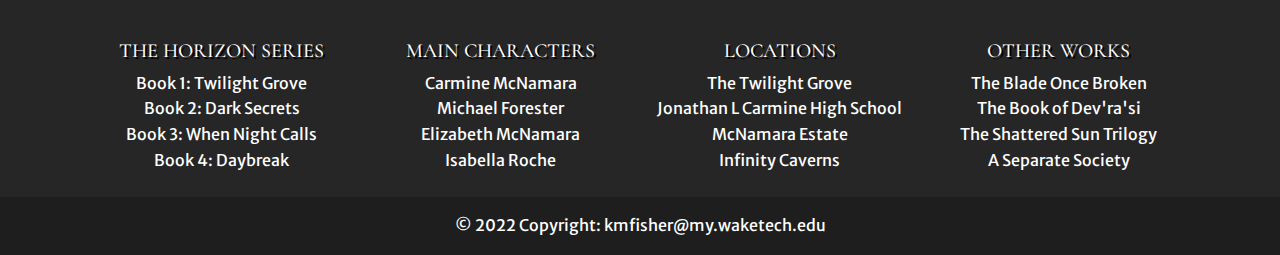
<file: twilightGrove.html>
<!DOCTYPE html>
<html lang="en">
  <head>
    <meta charset="UTF-8" />
    <meta name="viewport" content="width=device-width, initial-scale=1, shrink-to-fit=no" />
    <meta http-equiv="x-ua-compatible" content="ie=edge" />
    <title>The Town of Woodpine</title>
    <!-- MDB icon -->
    <link rel="icon" href="img/mdb-favicon.ico" type="image/x-icon" />
    <!-- Font Awesome -->
    <link
      rel="stylesheet"
      href="https://cdnjs.cloudflare.com/ajax/libs/font-awesome/6.0.0/css/all.min.css"
    />
    <!-- Google Fonts Roboto -->
    <link
      rel="stylesheet"
      href="https://fonts.googleapis.com/css2?family=Roboto:wght@300;400;500;700;900&display=swap"
    />
    <!-- MDB -->
    <link rel="stylesheet" href="css/mdb.min.css" /> <!--bootstrap.-->
    <link rel="stylesheet" href="css/styles.css">
  </head>
<body>

  <header>
    <!-- Navbar -->
    <nav class="navbar navbar-expand-lg navbar-light bg-dark">
      <div class="container-fluid">
        <button
          class="navbar-toggler"
          type="button"
          data-mdb-toggle="collapse"
          data-mdb-target="#navbarExample01"
          aria-controls="navbarExample01"
          aria-expanded="false"
          aria-label="Toggle navigation"
        >
          <i class="fas fa-bars"></i>
        </button>
        <div class="collapse navbar-collapse" id="navbarExample01">
          <ul class="navbar-nav me-auto mb-2 mb-lg-0">
            <li class="nav-item active">
              <a class="nav-link" href="index.html">Home</a>
            </li>
            <li class="nav-item">
              <a class="nav-link" href="history.html">History</a>
            </li>
            <li class="nav-item">
              <a class="nav-link" href="residence.html">Residents</a>
            </li>
            <!-- Dropdown -->
              <li class="nav-item dropdown">
                  <a
                  class="nav-link dropdown-toggle"
                  href="#"
                  id="navbarDropdownMenuLink"
                  role="button"
                  data-mdb-toggle="dropdown"
                  aria-expanded="false"
                  >
                  Locations
                  </a>
                  <ul class="dropdown-menu" aria-labelledby="navbarDropdownMenuLink">
                  <li>
                      <a class="dropdown-item" href="mcnamaraHouse.html">McNamara House</a>
                  </li>
                  <li>
                      <a class="dropdown-item" href="jlchs.html">Jonathan L Carmine High School</a>
                  </li>
                  <li>
                      <a class="dropdown-item" href="twilightGrove.html">Twilight Grove</a>
                  </li>
          </ul>
          </li>
          </ul>
        </div>
      </div>
    </nav>
    <!-- Navbar -->
  
    <!-- Background image -->
    <div
      class="p-5 text-center bg-image"
      style="
        background-image: url('images/town.jpg');
        height: 400px;
      "
    >
      <div class="mask" style="background-color: rgba(0, 0, 0, 0.6);">
        <div class="d-flex justify-content-center align-items-center h-100">
          <div class="text-white">
            <h1 class="mb-3 headertext">Woodpine, WV</h1>
            <h4 class="mb-3 headertext">A Quiet Little Place</h4>
          </div>
        </div>
      </div>
    </div>
    <!-- Background image -->
  </header>
  <main>
    <div class="container-fluid middle">
        <h1 class="text-center">The Twilight Grove</h1>
        <div class="article">
          <img src="images/grove.jpg" class="img-fluid imgvert" alt="grove of trees with sunlight streaming">
          <p class="lead text-center"> Edward McNamara dreamed of his wife's ghost standing in the middle of a copse of trees.  Sun streaming down onto her blonde hair as she told him about the plot against him and his family by Patrick Carmine in the mid 1920s. 
          </p>
          
          <p>The Twilight Grove is the central location for most of the more outstanding and unbelievable of local myth and folklore.  It is said that ghosts roam the trees in the middle of the day.   Here Jonas Levine talked with his dead wife and learned about the plot of the town council to take his land for real estate development. And also Michelle Godwin, now Michelle Forester, spoke with the wind and learned about her son's depression.  Here, Tyrell flew to the top of the trees to place a Christmas star, and here, (and just between you and me) Elizabeth McNamara watched Isabella Roche die. </p>

          <p>What power does this grove hold?  Well, there is nothing but speculation and gossip surrounding that.  Amongst the most popular and well known stories about the town, most of them are said to have happened in Twilight Grove.</p>

          <p></p>
      </div>
    </div>
</main>

<!-- Footer -->
<footer class="bg-dark text-center text-white">
  <!-- Grid container -->
  <div class="container p-4">
    <!-- Section: Social media -->
    <div class="mb-4">
      <!-- Facebook -->
      <a class="btn btn-outline-light btn-floating m-1" href="http://www.facebook.com" target="new" role="button"
        ><i class="fab fa-facebook-f"></i
      ></a>

      <!-- Twitter -->
      <a class="btn btn-outline-light btn-floating m-1" href="http://www.twitter.com" target="new" role="button"
        ><i class="fab fa-twitter"></i
      ></a>

      <!-- Google -->
      <a class="btn btn-outline-light btn-floating m-1" href="http://www.google.com" target="new" role="button"
        ><i class="fab fa-google"></i
      ></a>

      <!-- Instagram -->
      <a class="btn btn-outline-light btn-floating m-1" href="http://www.instagram.com" target="new" role="button"
        ><i class="fab fa-instagram"></i
      ></a>

      <!-- Linkedin -->
      <a class="btn btn-outline-light btn-floating m-1" href="http://www.linkedin.com" target="new" role="button"
        ><i class="fab fa-linkedin-in"></i
      ></a>

      <!-- Github -->
      <a class="btn btn-outline-light btn-floating m-1" href="http://www.github.com" target="new" role="button"
        ><i class="fab fa-github"></i
      ></a>
    </div>
    <!-- Section: Social media -->

    <!-- Section: Form -->
    <div>
      <form action="post">
        <!--Grid row-->
        <div class="row d-flex justify-content-center">
          <!--Grid column-->
          <div class="col-auto">
            <p class="pt-2">
              <strong>Sign up for our newsletter</strong>
            </p>
          </div>
          <!--Grid column-->

          <!--Grid column-->
          <div class="col-md-5 col-12">
            <!-- Email input -->
            <div class="form-outline form-white mb-4">
              <input type="email" id="form5Example21" class="form-control" />
              <label class="form-label" for="form5Example21">Email address</label>
            </div>
          </div>
          <!--Grid column-->

          <!--Grid column-->
          <div class="col-auto">
            <!-- Submit button -->
            <button type="submit" class="btn btn-outline-light mb-4">
              Subscribe
            </button>
          </div>
          <!--Grid column-->
        </div>
        <!--Grid row-->
      </form>
    </div>
    <!-- Section: Form -->

    <!-- Section: Text -->
    <div class="mb-4">
      <p>
        
      </p>
    </div>
    <!-- Section: Text -->

    <!-- Section: Links -->
    <section class="">
      <!--Grid row-->
      <div class="row">
        <!--Grid column-->
        <div class="col-lg-3 col-md-6 mb-4 mb-md-0">
          <h5 class="text-uppercase headertext">The Horizon Series</h5>

          <ul class="list-unstyled mb-0">
            <li>
              <a href="#!" class="text-white">Book 1: Twilight Grove</a>
            </li>
            <li>
              <a href="#!" class="text-white">Book 2: Dark Secrets</a>
            </li>
            <li>
              <a href="#!" class="text-white">Book 3: When Night Calls</a>
            </li>
            <li>
              <a href="#!" class="text-white">Book 4: Daybreak</a>
            </li>
          </ul>
        </div>
        <!--Grid column-->

        <!--Grid column-->
        <div class="col-lg-3 col-md-6 mb-4 mb-md-0">
          <h5 class="text-uppercase headertext">Main Characters</h5>

          <ul class="list-unstyled mb-0">
            <li>
              <a href="#!" class="text-white">Carmine McNamara</a>
            </li>
            <li>
              <a href="#!" class="text-white">Michael Forester</a>
            </li>
            <li>
              <a href="#!" class="text-white">Elizabeth McNamara</a>
            </li>
            <li>
              <a href="#!" class="text-white">Isabella Roche</a>
            </li>
          </ul>
        </div>
        <!--Grid column-->

        <!--Grid column-->
        <div class="col-lg-3 col-md-6 mb-4 mb-md-0">
          <h5 class="text-uppercase headertext">Locations</h5>

          <ul class="list-unstyled mb-0">
            <li>
              <a href="#!" class="text-white">The Twilight Grove</a>
            </li>
            <li>
              <a href="#!" class="text-white">Jonathan L Carmine High School</a>
            </li>
            <li>
              <a href="#!" class="text-white">McNamara Estate</a>
            </li>
            <li>
              <a href="#!" class="text-white">Infinity Caverns</a>
            </li>
          </ul>
        </div>
        <!--Grid column-->

        <!--Grid column-->
        <div class="col-lg-3 col-md-6 mb-4 mb-md-0">
          <h5 class="text-uppercase headertext">Other Works</h5>

          <ul class="list-unstyled mb-0">
            <li>
              <a href="#!" class="text-white">The Blade Once Broken</a>
            </li>
            <li>
              <a href="#!" class="text-white">The Book of Dev'ra'si</a>
            </li>
            <li>
              <a href="#!" class="text-white">The Shattered Sun Trilogy</a>
            </li>
            <li>
              <a href="#!" class="text-white">A Separate Society</a>
            </li>
          </ul>
        </div>
        <!--Grid column-->
      </div>
      <!--Grid row-->
    </section>
    <!-- Section: Links -->
  </div>
  <!-- Grid container -->

  <!-- Copyright -->
  <div class="text-center p-3" style="background-color: rgba(0, 0, 0, 0.2);">
    © 2022 Copyright:
    <a class="text-white" href="mailto:kmfisher@my.waketech.edu">kmfisher@my.waketech.edu</a>
  </div>
  <!-- Copyright -->
</footer>
<!-- Footer -->

<!-- MDB -->
<script src="js/mdb.min.js"></script>
<script src="js/popper.min.js"></script>
<script src="js/jquery.slim.min.js"></script>
<script src="js/bootstrap.min.js"></script>

<!-- Custom scripts -->
</body>
</html>
</file>
<file: css/styles.css>
@import url('https://fonts.googleapis.com/css2?family=Cormorant+SC:wght@400;700&family=Merriweather+Sans:wght@400;700&display=swap');

body {
    background-color: ghostwhite;
    color: black;
    background-position:initial;
    background-repeat: no-repeat;
    background-size:cover;
    position: relative;    
    font-family: 'Merriweather Sans', sans-serif;
}

.headertext {
  font-family: 'Cormorant SC', serif;
  text-transform:uppercase;
  text-shadow: 2px 2px black;

}

.article {
  overflow: hidden;
  width: 75%;
  margin: 0 auto;
  padding-top: 40px;
}
img {
  max-width: 500px;
  padding-left: 10px;
}

.middle {
  text-align: center;
  margin: 0 auto;
  max-width: 100%;
  width: 75%;
}

.imgvert{
  max-height: 500px;
  float: left;
  display: inline-block;
  margin-bottom: 15px;
  margin-right: 10px;
  border-right: 2px solid black;
}

.imghor{
  max-width: 500px;
  float: left;
  display: inline-block;
  margin-bottom: 15px;
  margin-right: 10px;
  border-right: 2px solid black;
  clear: both;
}

.imghorRight{
  max-width: 500px;
  float: right;
  display: inline-block;
  margin-bottom: 15px;
  margin-right: 10px;
  border-right: 2px solid black;
  clear: both;
}

td a {
  color:#222629;
}

.cardmax {
  max-width: 30%;
}

/*Rules for History Page*/
table, th, td {
  border: 2px solid black;
  padding: 17px;
}

thead {
  background-color: #222629;
  color: ghostwhite;
}

table {
  width: 100%;
  margin:15px auto;
  overflow:hidden:
}

tbody{
  color:black;
}

tfoot {
  font-size: 75%;
  color: black;
}

caption {
  font-family:'Franklin Gothic Medium', 'Arial Narrow', Arial, sans-serif;
  font-weight: bold;
  font-size: 1.0em;
  color: black;
  border: 2px solid black;
}

legend {
  background-color: #222629;
  color: ghostwhite;
  padding: 10px;
  width: 50%;
  clear:both;
  margin: 0 auto;
}


    /* Height for devices larger than 576px */
    @media (min-width: 992px) {
      #introCarousel {
        margin-top: -58.59px;
      }
      #introCarousel,
      .carousel-inner,
      .carousel-item,
      .carousel-item.active {
        height: 50vh;
      }
    }
    .headertext {
      font-family: 'Cormorant SC', serif;
      text-transform:uppercase;
      text-shadow: 2px 2px black;
    
    }
    .navbar .nav-link {
      color: #fff !important;
    }

    footer {
      text-align:center;
    
    }
    .socialmedia img {
      max-width: 50px;
      border-right: 1px solid black;
      border-bottom: 1px solid black;
      margin: 30px auto;
    }
</file>
